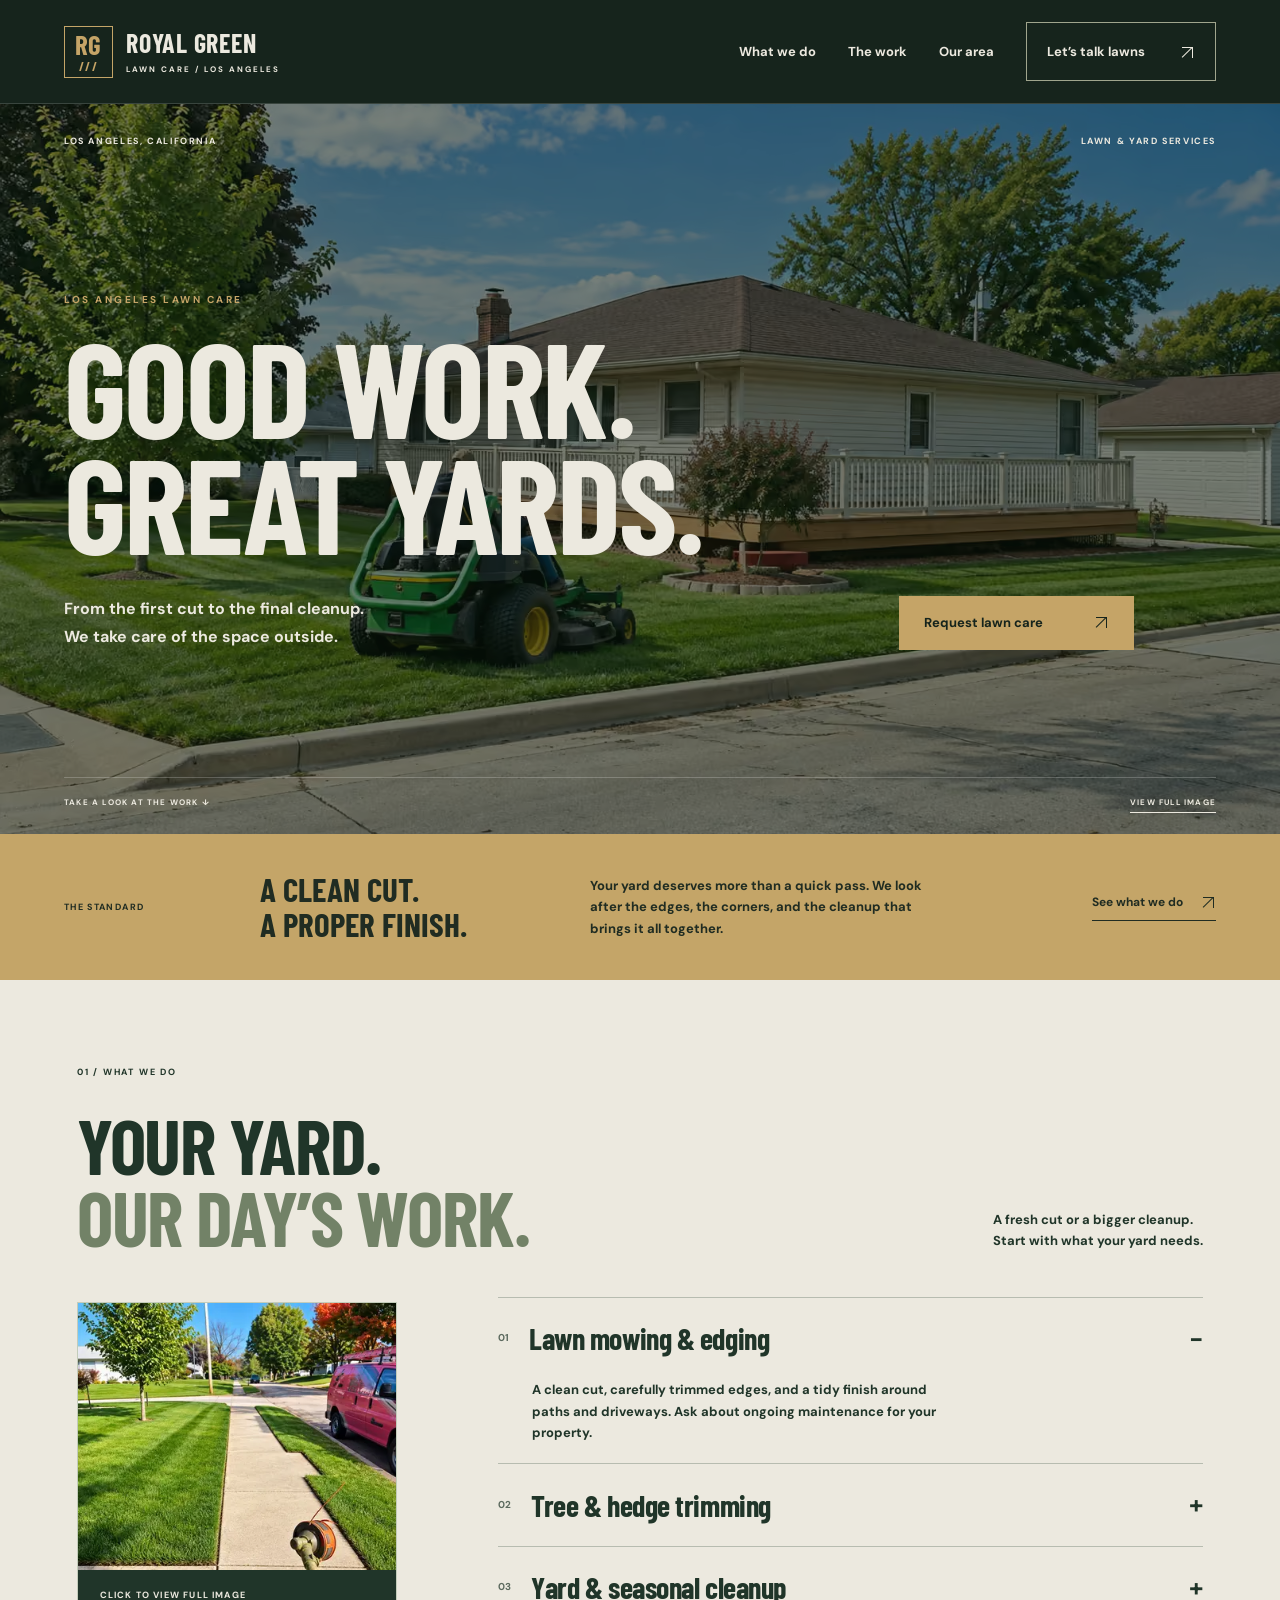
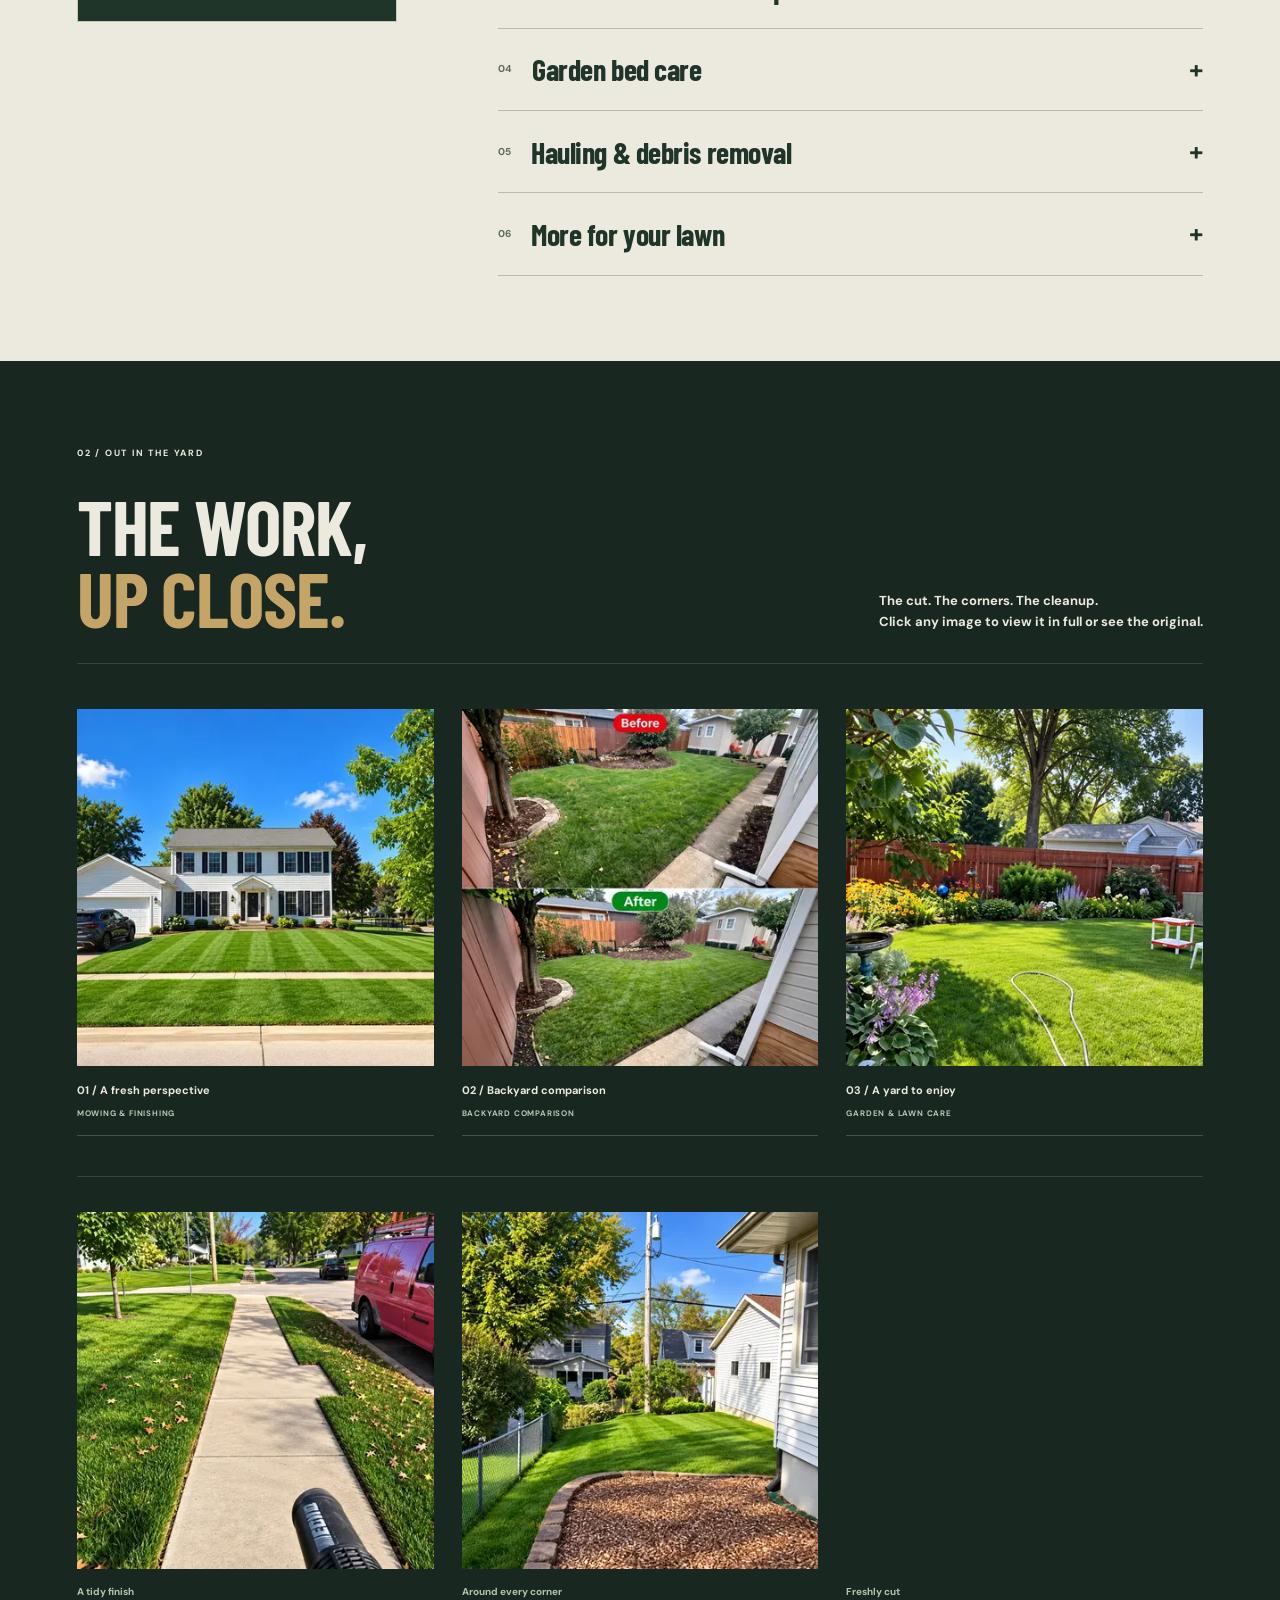
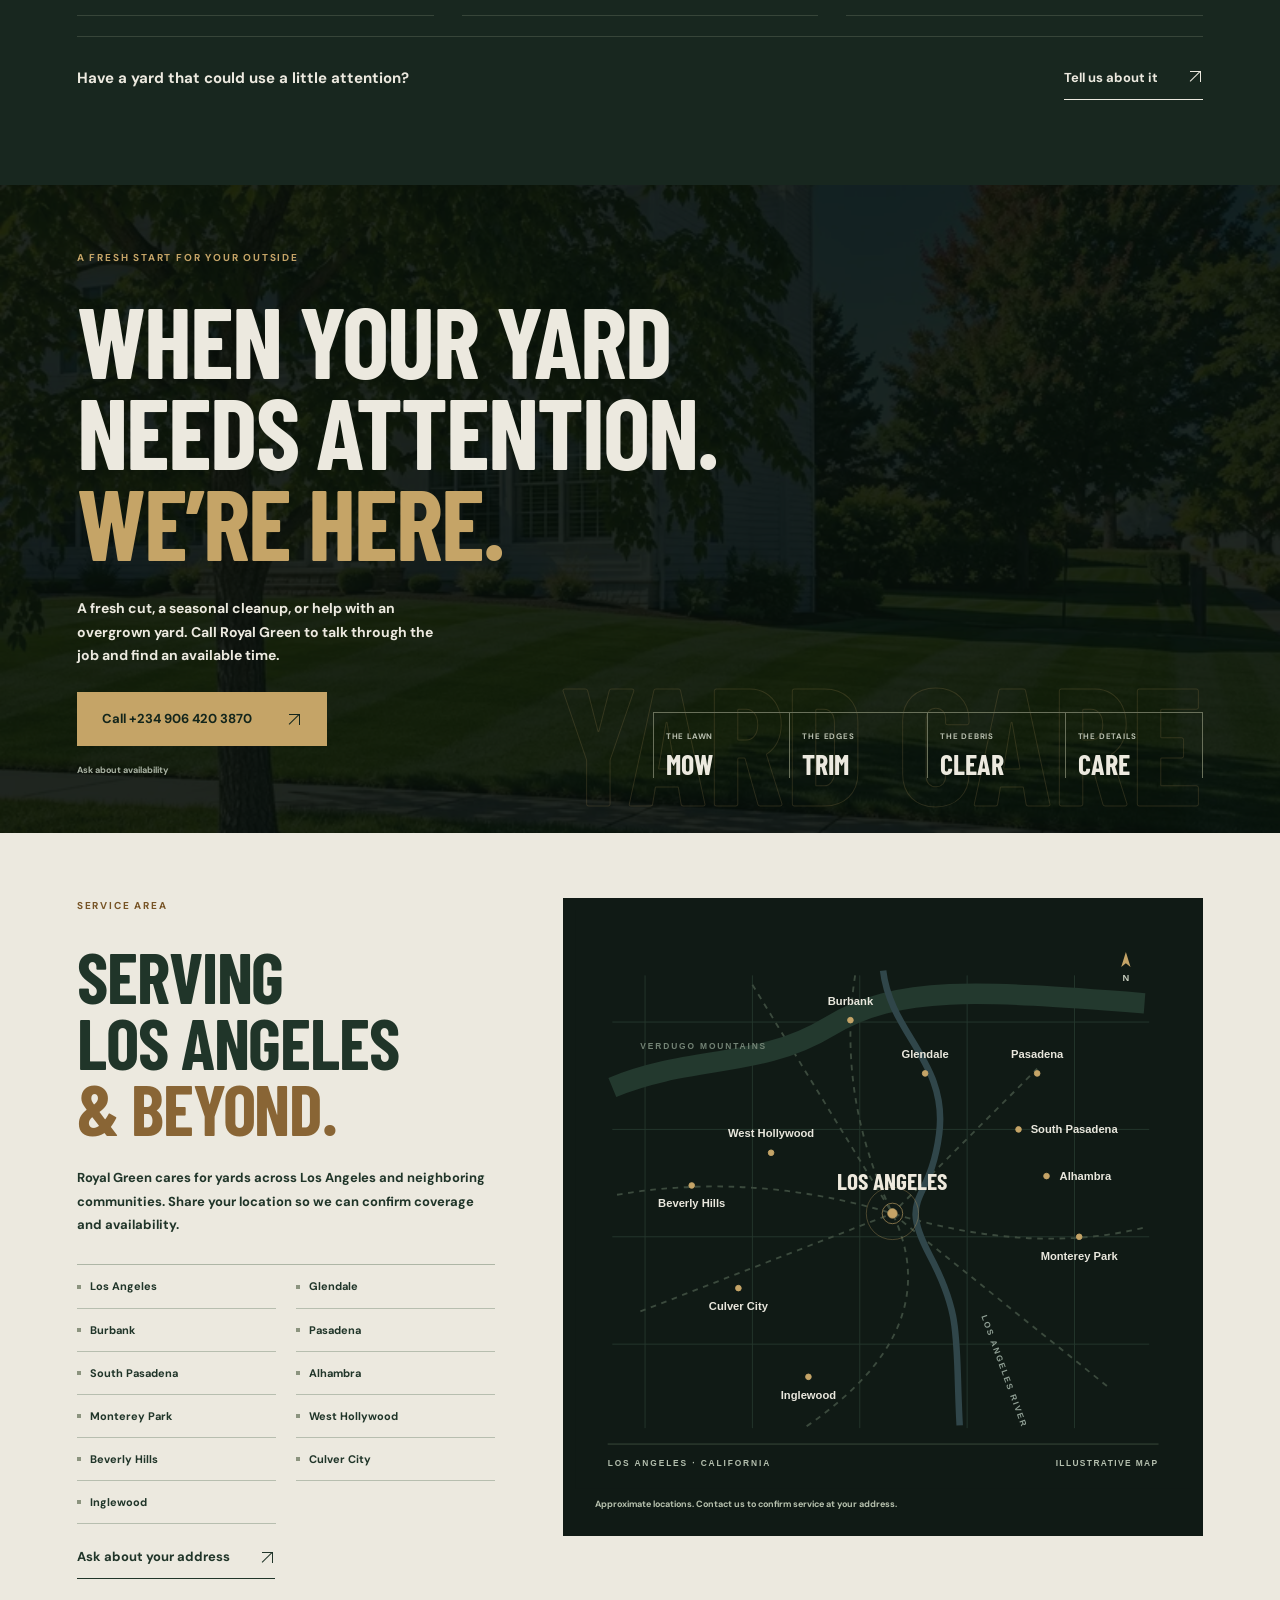
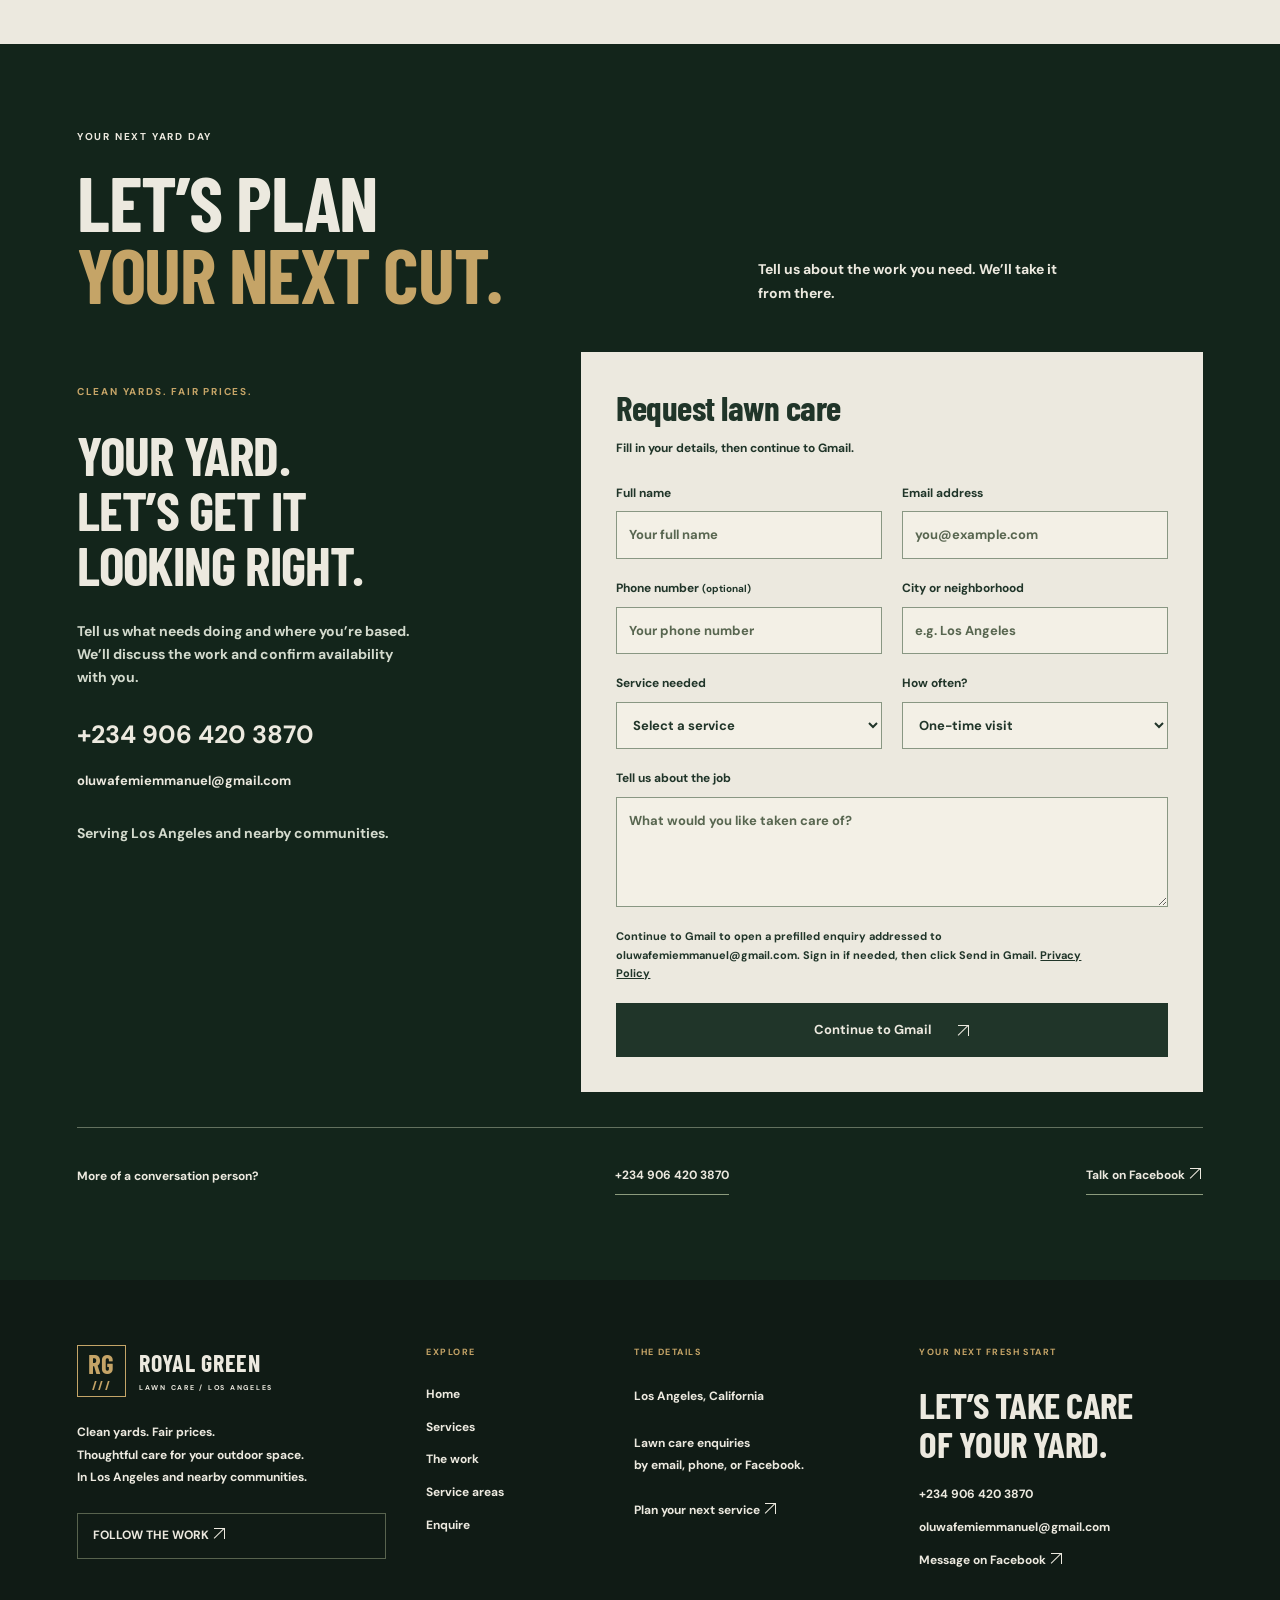
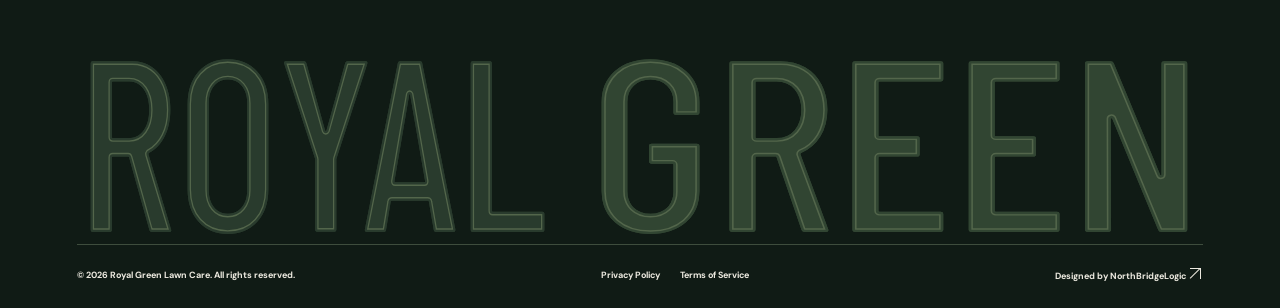
<file: index.html>
<!doctype html>
<html lang="en">
<head><meta charset="utf-8"><meta name="viewport" content="width=device-width,initial-scale=1"><meta name="theme-color" content="#193c2d"><meta name="description" content="Lawn mowing, edging, tree trimming and yard cleanup in Los Angeles and 10 nearby cities. Contact Royal Green Lawn Care to discuss your yard and availability."><title>Lawn Care in Los Angeles | Royal Green Lawn Care</title><link rel="stylesheet" href="style.css"><link rel="stylesheet" href="refinement.css"><script src="app.js" defer></script><link rel="canonical" href="https://royal-green-lawn-care.stunde223.workers.dev/"><meta property="og:type" content="website"><meta property="og:locale" content="en_US"><meta property="og:site_name" content="Royal Green Lawn Care"><meta property="og:title" content="Lawn Care in Los Angeles | Royal Green Lawn Care"><meta property="og:description" content="Lawn mowing, edging, tree trimming and yard cleanup across Los Angeles and nearby communities."><meta property="og:url" content="https://royal-green-lawn-care.stunde223.workers.dev/"><meta property="og:image" content="https://royal-green-lawn-care.stunde223.workers.dev/assets/responsive/hero-mowing-1280.webp"><meta property="og:image:alt" content="AI-enhanced illustration of lawn mowing"><meta name="twitter:card" content="summary_large_image"><link rel="icon" href="assets/favicon.svg" type="image/svg+xml"><link rel="preload" href="assets/fonts/barlow-condensed-latin-700-normal.woff2" as="font" type="font/woff2" crossorigin><link rel="preload" href="assets/fonts/dm-sans-latin-700-normal.woff2" as="font" type="font/woff2" crossorigin><script type="application/ld+json">{"@context":"https://schema.org","@graph":[{"@type":"HomeAndConstructionBusiness","@id":"https://royal-green-lawn-care.stunde223.workers.dev/#business","name":"Royal Green Lawn Care","url":"https://royal-green-lawn-care.stunde223.workers.dev/","telephone":"+2349064203870","email":"oluwafemiemmanuel@gmail.com","description":"Lawn mowing, edging, tree trimming, yard cleanup and hauling in Los Angeles and nearby communities. Contact the business to confirm availability and scope.","areaServed":[{"@type":"City","name":"Los Angeles, California"},{"@type":"City","name":"Glendale, California"},{"@type":"City","name":"Burbank, California"},{"@type":"City","name":"Pasadena, California"},{"@type":"City","name":"South Pasadena, California"},{"@type":"City","name":"Alhambra, California"},{"@type":"City","name":"Monterey Park, California"},{"@type":"City","name":"West Hollywood, California"},{"@type":"City","name":"Beverly Hills, California"},{"@type":"City","name":"Culver City, California"},{"@type":"City","name":"Inglewood, California"}],"sameAs":["https://www.facebook.com/profile.php?id=61595432369144"],"hasOfferCatalog":{"@type":"OfferCatalog","name":"Lawn and yard services","itemListElement":[{"@type":"Offer","itemOffered":{"@type":"Service","name":"Lawn mowing and edging"}},{"@type":"Offer","itemOffered":{"@type":"Service","name":"Tree and hedge trimming"}},{"@type":"Offer","itemOffered":{"@type":"Service","name":"Yard and seasonal cleanup"}},{"@type":"Offer","itemOffered":{"@type":"Service","name":"Hauling and debris removal"}}]}},{"@type":"WebSite","@id":"https://royal-green-lawn-care.stunde223.workers.dev/#website","url":"https://royal-green-lawn-care.stunde223.workers.dev/","name":"Royal Green Lawn Care","publisher":{"@id":"https://royal-green-lawn-care.stunde223.workers.dev/#business"}}]}</script></head>
<body><a class="skip-link" href="#main-content">Skip to main content</a>
<header class="header"><a class="brand" href="#home"><span class="brand-mark" aria-hidden="true">RG<span>///</span></span><span>ROYAL GREEN<small>LAWN CARE / LOS ANGELES</small></span></a><button class="menu-toggle" aria-expanded="false" aria-controls="navigation">Menu</button><nav id="navigation" aria-label="Main navigation"><a href="#services">What we do</a><a href="#work">The work</a><a href="#areas">Our area</a><a class="button small" href="#contact">Let’s talk lawns <span><span class="outbound-arrow" aria-hidden="true"></span></span></a></nav></header>
<main id="main-content">
<section id="home" class="hero field-hero">
<div class="hero-photo photo-slot has-image"><picture><source type="image/avif" srcset="assets/responsive/hero-mowing-400.avif 400w, assets/responsive/hero-mowing-800.avif 800w, assets/responsive/hero-mowing-1280.avif 1280w" sizes="100vw"><img src="assets/responsive/hero-mowing-1280.webp" alt="AI-enhanced reconstruction of a mower operator working on a residential lawn" width="1536" height="1024" fetchpriority="high" srcset="assets/responsive/hero-mowing-400.webp 400w, assets/responsive/hero-mowing-800.webp 800w, assets/responsive/hero-mowing-1280.webp 1280w" sizes="100vw" decoding="async"></picture></div>
<div class="hero-location"><span>LOS ANGELES, CALIFORNIA</span><span>LAWN & YARD SERVICES</span></div>
<div class="hero-content"><p class="eyebrow">LOS ANGELES LAWN CARE</p><h1>GOOD WORK.<br><em>GREAT YARDS.</em></h1><div class="hero-description"><p>From the first cut to the final cleanup.<br>We take care of the space outside.</p><a class="button" href="#contact">Request lawn care <span class="outbound-arrow" aria-hidden="true"></span></a></div></div>
<div class="hero-bottom"><a href="#work">TAKE A LOOK AT THE WORK ↓</a><span><a href="assets/enhanced/hero-mowing.webp" data-photo="hero-mowing" class="hero-image-link">VIEW FULL IMAGE</a></span></div></section>
<section class="care-note"><span class="care-label">THE STANDARD</span><p>A clean cut.<br><strong>A proper finish.</strong></p><div>Your yard deserves more than a quick pass. We look after the edges, the corners, and the cleanup that brings it all together.</div><a href="#services">See what we do <span class="outbound-arrow" aria-hidden="true"></span></a></section>
<section id="services" class="services section"><div class="section-heading"><div><p class="eyebrow">01 / WHAT WE DO</p><h2>YOUR YARD.<br><em>OUR DAY’S WORK.</em></h2></div><p>A fresh cut or a bigger cleanup.<br>Start with what your yard needs.</p></div><div class="service-layout"><div class="service-photo photo-slot has-image"><a class="image-open" href="assets/enhanced/service-edging.webp" data-photo="service-edging" aria-label="Open full image"><img src="assets/responsive/service-edging-800.webp" alt="String trimmer edging grass along a residential sidewalk" width="1254" height="1254" loading="lazy" srcset="assets/responsive/service-edging-400.webp 400w, assets/responsive/service-edging-600.webp 600w, assets/responsive/service-edging-800.webp 800w" sizes="(max-width: 480px) 290px, (max-width: 1000px) 30vw, 400px" decoding="async"></a><span class="image-caption">CLICK TO VIEW FULL IMAGE</span></div><div class="service-list">
<details open><summary><span class="index">01</span><h3>Lawn mowing & edging</h3><span class="plus">+</span></summary><p>A clean cut, carefully trimmed edges, and a tidy finish around paths and driveways. Ask about ongoing maintenance for your property.</p></details>
<details><summary><span class="index">02</span><h3>Tree & hedge trimming</h3><span class="plus">+</span></summary><p>Bring overgrown greenery back into shape. Send photos of your trees and hedges so we can discuss access and the work involved.</p></details>
<details><summary><span class="index">03</span><h3>Yard & seasonal cleanup</h3><span class="plus">+</span></summary><p>Leaf clearing, untidy corners, and overgrown yards. Get your outdoor space ready for the season ahead.</p></details>
<details><summary><span class="index">04</span><h3>Garden bed care</h3><span class="plus">+</span></summary><p>Discuss weeding, bed tidying, and mulch refreshes to keep the spaces around your lawn looking cared for.</p></details>
<details><summary><span class="index">05</span><h3>Hauling & debris removal</h3><span class="plus">+</span></summary><p>Have branches or yard debris to clear? Message us with the material and approximate amount to confirm collection options.</p></details>
<details><summary><span class="index">06</span><h3>More for your lawn</h3><span class="plus">+</span></summary><p>Looking for aeration, overseeding, fertilization, sod, or irrigation care? Tell us what you need so we can confirm availability and scope before booking.</p></details>
</div></div></section>
<section id="work" class="work section"><div class="section-heading"><div><p class="eyebrow">02 / OUT IN THE YARD</p><h2>THE WORK,<br><em>UP CLOSE.</em></h2></div><p>The cut. The corners. The cleanup.<br>Click any image to view it in full or see the original.</p></div><div class="work-grid"><figure class="wide"><div class="photo-slot project-image has-image"><a class="image-open" href="assets/enhanced/striped-lawn.webp" data-photo="striped-lawn" aria-label="Open full image"><img src="assets/responsive/striped-lawn-800.webp" alt="Fresh mowing stripes across the lawn of a white two-story house" width="1254" height="1254" loading="lazy" srcset="assets/responsive/striped-lawn-400.webp 400w, assets/responsive/striped-lawn-600.webp 600w, assets/responsive/striped-lawn-800.webp 800w" sizes="(max-width: 480px) 290px, (max-width: 1000px) 30vw, 400px" decoding="async"></a></div><figcaption><span>01 / A fresh perspective</span><span>MOWING & FINISHING</span></figcaption></figure><figure><div class="photo-slot project-image has-image"><a class="image-open" href="assets/enhanced/yard-cleanup.webp" data-photo="yard-cleanup" aria-label="Open full image"><img src="assets/responsive/yard-cleanup-800.webp" alt="Illustrated backyard comparison" width="1254" height="1254" loading="lazy" srcset="assets/responsive/yard-cleanup-400.webp 400w, assets/responsive/yard-cleanup-600.webp 600w, assets/responsive/yard-cleanup-800.webp 800w" sizes="(max-width: 480px) 290px, (max-width: 1000px) 30vw, 400px" decoding="async"></a></div><figcaption><span>02 / Backyard comparison</span><span>BACKYARD COMPARISON</span></figcaption></figure><figure><div class="photo-slot project-image has-image"><a class="image-open" href="assets/enhanced/garden-yard.webp" data-photo="garden-yard" aria-label="Open full image"><img src="assets/responsive/garden-yard-800.webp" alt="Maintained backyard lawn bordered by flower beds" width="1254" height="1254" loading="lazy" srcset="assets/responsive/garden-yard-400.webp 400w, assets/responsive/garden-yard-600.webp 600w, assets/responsive/garden-yard-800.webp 800w" sizes="(max-width: 480px) 290px, (max-width: 1000px) 30vw, 400px" decoding="async"></a></div><figcaption><span>03 / A yard to enjoy</span><span>GARDEN & LAWN CARE</span></figcaption></figure></div><div class="detail-gallery" aria-label="More lawn care photographs"><figure><a class="image-open" href="assets/enhanced/path-finishing.webp" data-photo="path-finishing" aria-label="Open full image"><img src="assets/responsive/path-finishing-800.webp" alt="Leaf blower clearing clippings from a sidewalk" width="1254" height="1254" loading="lazy" srcset="assets/responsive/path-finishing-400.webp 400w, assets/responsive/path-finishing-600.webp 600w, assets/responsive/path-finishing-800.webp 800w" sizes="(max-width: 480px) 290px, (max-width: 1000px) 30vw, 400px" decoding="async"></a><figcaption>A tidy finish</figcaption></figure><figure><a class="image-open" href="assets/enhanced/side-yard.webp" data-photo="side-yard" aria-label="Open full image"><img src="assets/responsive/side-yard-800.webp" alt="Mown side lawn beside a curved garden bed" width="1254" height="1254" loading="lazy" srcset="assets/responsive/side-yard-400.webp 400w, assets/responsive/side-yard-600.webp 600w, assets/responsive/side-yard-800.webp 800w" sizes="(max-width: 480px) 290px, (max-width: 1000px) 30vw, 400px" decoding="async"></a><figcaption>Around every corner</figcaption></figure><figure><a class="image-open" href="assets/enhanced/lawn-detail.webp" data-photo="lawn-detail" aria-label="Open full image"><img src="assets/responsive/lawn-detail-800.webp" alt="Striped lawn framed by trees" width="1254" height="1254" loading="lazy" srcset="assets/responsive/lawn-detail-400.webp 400w, assets/responsive/lawn-detail-600.webp 600w, assets/responsive/lawn-detail-800.webp 800w" sizes="(max-width: 480px) 290px, (max-width: 1000px) 30vw, 400px" decoding="async"></a><figcaption>Freshly cut</figcaption></figure></div><div class="work-foot"><p>Have a yard that could use a little attention?</p><a class="text-link" href="#contact">Tell us about it <span><span class="outbound-arrow" aria-hidden="true"></span></span></a></div></section>
<section class="callout section" aria-labelledby="callout-title"><img class="callout-background" src="assets/responsive/lawn-detail-800.webp" srcset="assets/responsive/lawn-detail-400.webp 400w, assets/responsive/lawn-detail-600.webp 600w, assets/responsive/lawn-detail-800.webp 800w" sizes="100vw" width="800" height="800" alt="" loading="lazy" decoding="async" fetchpriority="low"><div class="callout-content"><p class="eyebrow">A FRESH START FOR YOUR OUTSIDE</p><h2 id="callout-title">WHEN YOUR YARD<br>NEEDS ATTENTION.<br><em>WE’RE HERE.</em></h2><p class="callout-copy">A fresh cut, a seasonal cleanup, or help with an overgrown yard. Call Royal Green to talk through the job and find an available time.</p><a class="button" href="tel:+2349064203870">Call +234 906 420 3870 <span class="outbound-arrow" aria-hidden="true"></span></a><p class="callout-note">Ask about availability</p></div><div class="callout-bottom"><span class="callout-outline" aria-hidden="true">YARD CARE</span><ul aria-label="Our work"><li><span>THE LAWN</span>MOW</li><li><span>THE EDGES</span>TRIM</li><li><span>THE DEBRIS</span>CLEAR</li><li><span>THE DETAILS</span>CARE</li></ul></div></section>
<section id="areas" class="areas section map-section"><div class="area-copy"><p class="eyebrow">SERVICE AREA</p><h2>SERVING<br>LOS ANGELES<br><em>& BEYOND.</em></h2><p>Royal Green cares for yards across Los Angeles and neighboring communities. Share your location so we can confirm coverage and availability.</p><ul class="area-city-list"><li>Los Angeles</li><li>Glendale</li><li>Burbank</li><li>Pasadena</li><li>South Pasadena</li><li>Alhambra</li><li>Monterey Park</li><li>West Hollywood</li><li>Beverly Hills</li><li>Culver City</li><li>Inglewood</li></ul><a class="text-link" href="#contact">Ask about your address <span class="outbound-arrow" aria-hidden="true"></span></a></div><figure class="area-map"><svg viewBox="0 0 660 620" role="img" aria-labelledby="map-title map-description" xmlns="http://www.w3.org/2000/svg"><title id="map-title">Los Angeles and nearby service areas</title><desc id="map-description">Illustrative map showing Los Angeles, Burbank, Glendale, Pasadena, South Pasadena, Alhambra, Monterey Park, West Hollywood, Beverly Hills, Culver City, and Inglewood. Approximate locations, not a navigation map or exact service boundary.</desc><rect width="660" height="620" fill="#101a15"/>
<g fill="none" stroke="#25372e" stroke-width="1"><path d="M75 70V555M190 70V555M305 70V555M420 70V555M535 70V555M40 120H615M40 235H615M40 350H615M40 465H615"/></g>
<g fill="none" stroke="#3b4a3d" stroke-width="2" stroke-dasharray="6 6"><path d="M45 305Q190 280 340 325T610 340M300 70Q280 200 340 325T245 555M70 430L340 325 495 170M190 80L340 325 570 510"/></g>
<path d="M40 190C125 155 198 170 272 125S430 86 610 100" fill="none" stroke="#23392e" stroke-width="22"/>
<path d="M330 65C338 133 400 163 390 240S345 304 380 370 407 458 412 552" fill="none" stroke="#30464a" stroke-width="7"/>
<text x="435" y="435" transform="rotate(70 435 435)" fill="#91a196" font-family="Arial,sans-serif" font-size="9" letter-spacing="2">LOS ANGELES RIVER</text>
<text x="70" y="149" fill="#738375" font-family="Arial,sans-serif" font-size="9" letter-spacing="2">VERDUGO MOUNTAINS</text>
<g fill="#c5a467" stroke="#c5a467"><circle cx="340" cy="325" r="28" fill="none" opacity=".35"/><circle cx="340" cy="325" r="11" fill="none" opacity=".65"/><circle cx="340" cy="325" r="5"/><circle cx="295" cy="118" r="3"/><circle cx="375" cy="175" r="3"/><circle cx="495" cy="175" r="3"/><circle cx="475" cy="235" r="3"/><circle cx="505" cy="285" r="3"/><circle cx="540" cy="350" r="3"/><circle cx="210" cy="260" r="3"/><circle cx="125" cy="295" r="3"/><circle cx="175" cy="405" r="3"/><circle cx="250" cy="500" r="3"/></g>
<g fill="#e9e7dd" font-family="Arial,sans-serif" font-size="12"><text x="295" y="102" text-anchor="middle">Burbank</text><text x="375" y="158" text-anchor="middle">Glendale</text><text x="495" y="158" text-anchor="middle">Pasadena</text><text x="488" y="239">South Pasadena</text><text x="519" y="289">Alhambra</text><text x="540" y="375" text-anchor="middle">Monterey Park</text><text x="210" y="243" text-anchor="middle">West Hollywood</text><text x="125" y="318" text-anchor="middle">Beverly Hills</text><text x="175" y="428" text-anchor="middle">Culver City</text><text x="250" y="524" text-anchor="middle">Inglewood</text></g>
<text x="340" y="300" text-anchor="middle" fill="#eee9dd" font-family="Barlow Condensed,Arial,sans-serif" font-size="25">LOS ANGELES</text>
<g transform="translate(590 45)"><path d="M0 0L-5 16 0 12 5 16Z" fill="#c5a467"/><text y="31" text-anchor="middle" fill="#c6ccbd" font-family="Arial,sans-serif" font-size="10">N</text></g>
<path d="M35 572H625" stroke="#3b4a3d"/><text x="35" y="596" fill="#b4bfae" font-family="Arial,sans-serif" font-size="9" letter-spacing="2">LOS ANGELES · CALIFORNIA</text><text x="625" y="596" text-anchor="end" fill="#b4bfae" font-family="Arial,sans-serif" font-size="9" letter-spacing="1.5">ILLUSTRATIVE MAP</text></svg><figcaption>Approximate locations. Contact us to confirm service at your address.</figcaption></figure></section>
<section id="contact" class="enquiry section"><div class="enquiry-heading"><p class="eyebrow">YOUR NEXT YARD DAY</p><h2>LET’S PLAN<br><em>YOUR NEXT CUT.</em></h2><p>Tell us about the work you need. We’ll take it from there.</p></div>
<div class="contact-form-layout"><div class="contact-intro"><p class="eyebrow">CLEAN YARDS. FAIR PRICES.</p><h3>YOUR YARD.<br>LET’S GET IT<br>LOOKING RIGHT.</h3><p>Tell us what needs doing and where you’re based. We’ll discuss the work and confirm availability with you.</p><a href="tel:+2349064203870">+234 906 420 3870</a><a class="contact-email" href="mailto:oluwafemiemmanuel@gmail.com">oluwafemiemmanuel@gmail.com</a><p class="contact-small">Serving Los Angeles and nearby communities.</p></div><form id="yard-form" class="standard-form"><h3>Request lawn care</h3><p class="form-intro">Fill in your details, then continue to Gmail.</p><div class="field-pair"><label for="customer">Full name<input id="customer" name="customer" autocomplete="name" required maxlength="100" placeholder="Your full name"></label><label for="email">Email address<input id="email" type="email" name="email" autocomplete="email" required maxlength="200" placeholder="you@example.com"></label></div><div class="field-pair"><label for="phone">Phone number <span>(optional)</span><input id="phone" type="tel" name="phone" autocomplete="tel" maxlength="40" placeholder="Your phone number"></label><label for="area">City or neighborhood<input id="area" name="area" autocomplete="address-level2" required maxlength="100" placeholder="e.g. Los Angeles"></label></div><div class="field-pair"><label for="service">Service needed<select id="service" name="service" required><option value="">Select a service</option><option>Mowing & edging</option><option>Tree & hedge trimming</option><option>Yard cleanup</option><option>Garden bed care</option><option>Hauling & debris removal</option><option>Multiple services</option><option>Other lawn care</option></select></label><label for="frequency">How often?<select id="frequency" name="frequency"><option>One-time visit</option><option>Regular care</option><option>Help me decide</option></select></label></div><label for="notes">Tell us about the job<textarea id="notes" name="notes" rows="4" maxlength="1500" placeholder="What would you like taken care of?"></textarea></label><p class="form-disclosure">Continue to Gmail to open a prefilled enquiry addressed to oluwafemiemmanuel@gmail.com. Sign in if needed, then click Send in Gmail. <a href="privacy.html">Privacy Policy</a></p><button class="button" type="submit" disabled>Continue to Gmail <span class="outbound-arrow" aria-hidden="true"></span></button><noscript><p>To enquire without JavaScript, email <a href="mailto:oluwafemiemmanuel@gmail.com">oluwafemiemmanuel@gmail.com</a>.</p></noscript></form></div>
<section class="draft-panel" id="enquiry-draft" hidden aria-labelledby="draft-title" tabindex="-1"><p class="eyebrow">READY FOR YOUR REVIEW</p><h3 id="draft-title">Your enquiry is prepared.</h3><p>Your message has not been sent yet. Review it in Gmail and click Send. If Gmail did not open, use the button below.</p><label for="draft-message">Your message</label><textarea id="draft-message" readonly rows="10"></textarea><div class="draft-actions"><a id="email-draft-link" class="button" target="_blank" rel="noopener noreferrer" href="https://mail.google.com/mail/?view=cm&amp;fs=1&amp;to=oluwafemiemmanuel%40gmail.com">Open Gmail</a><button class="text-button" type="button" id="copy-enquiry">Copy message</button></div><p id="copy-status" role="status"></p><p class="draft-help">Prefer another email service? Copy the message and send it to <a href="mailto:oluwafemiemmanuel@gmail.com">oluwafemiemmanuel@gmail.com</a>.</p></section>
<div class="direct-contact"><p>More of a conversation person?</p><a href="tel:+2349064203870">+234 906 420 3870</a><a href="https://www.facebook.com/profile.php?id=61595432369144" target="_blank" rel="noopener noreferrer">Talk on Facebook <span class="outbound-arrow" aria-hidden="true"></span></a></div></section>
</main>
<footer class="footer reference-footer"><div class="footer-top"><div class="footer-about"><a class="brand" href="#home"><span class="brand-mark" aria-hidden="true">RG<span>///</span></span><span>ROYAL GREEN<small>LAWN CARE / LOS ANGELES</small></span></a><p>Clean yards. Fair prices.<br>Thoughtful care for your outdoor space.<br>In Los Angeles and nearby communities.</p><a class="footer-social" href="https://www.facebook.com/profile.php?id=61595432369144" target="_blank" rel="noopener noreferrer">FOLLOW THE WORK <span class="outbound-arrow" aria-hidden="true"></span></a></div><div><p class="eyebrow">EXPLORE</p><a href="#home">Home</a><a href="#services">Services</a><a href="#work">The work</a><a href="#areas">Service areas</a><a href="#contact">Enquire</a></div><div><p class="eyebrow">THE DETAILS</p><p>Los Angeles, California</p><p>Lawn care enquiries<br>by email, phone, or Facebook.</p><a href="#contact">Plan your next service <span class="outbound-arrow" aria-hidden="true"></span></a></div><div class="footer-contact"><p class="eyebrow">YOUR NEXT FRESH START</p><h3>LET’S TAKE CARE<br>OF YOUR YARD.</h3><a href="tel:+2349064203870">+234 906 420 3870</a><a class="footer-email" href="mailto:oluwafemiemmanuel@gmail.com">oluwafemiemmanuel@gmail.com</a><a href="https://www.facebook.com/profile.php?id=61595432369144" target="_blank" rel="noopener noreferrer">Message on Facebook <span class="outbound-arrow" aria-hidden="true"></span></a></div></div><div class="footer-wordmark custom-wordmark" aria-hidden="true"><svg viewBox="0 0 1200 215" xmlns="http://www.w3.org/2000/svg" focusable="false"><defs><text id="royal-letter-shape" x="0" y="195" textLength="500" lengthAdjust="spacingAndGlyphs">ROYAL</text><text id="green-letter-shape" x="545" y="195" textLength="655" lengthAdjust="spacingAndGlyphs">GREEN</text><clipPath id="wordmark-letter-boundary"><use href="#royal-letter-shape"/><use href="#green-letter-shape"/></clipPath></defs><g class="wordmark-lettering" font-family="Barlow Condensed,Arial Narrow,sans-serif" font-size="260" font-weight="500"><use href="#royal-letter-shape" fill="#293b2d"/><use href="#green-letter-shape" fill="#314532"/><g clip-path="url(#wordmark-letter-boundary)" fill="none" stroke-linejoin="round"><use href="#royal-letter-shape" stroke="#53664b" stroke-width="8"/><use href="#green-letter-shape" stroke="#53664b" stroke-width="8"/><use href="#royal-letter-shape" stroke="#293b2d" stroke-width="5"/><use href="#green-letter-shape" stroke="#314532" stroke-width="5"/></g></g></svg></div><div class="footer-bottom"><span>© <span id="year">2026</span> Royal Green Lawn Care. All rights reserved.</span><div><a href="privacy.html">Privacy Policy</a><a href="terms.html">Terms of Service</a></div><a href="https://northbridgelogic.com" target="_blank" rel="noopener noreferrer">Designed by <strong>NorthBridgeLogic</strong> <span class="outbound-arrow" aria-hidden="true"></span></a></div></footer><dialog id="image-viewer" aria-labelledby="viewer-title"><div class="viewer-toolbar"><h2 id="viewer-title">Image viewer</h2><button id="close-viewer" type="button" autofocus>Close ×</button></div><div class="viewer-stage"><img id="viewer-image" alt=""></div><div class="viewer-controls"><button id="previous-image" type="button" aria-label="Previous image">← Previous</button><span id="viewer-count"></span><button id="next-image" type="button" aria-label="Next image">Next →</button></div><p id="viewer-caption"></p><p id="viewer-note"></p><button id="toggle-original" type="button">View original photo</button></dialog></body></html>
</file>
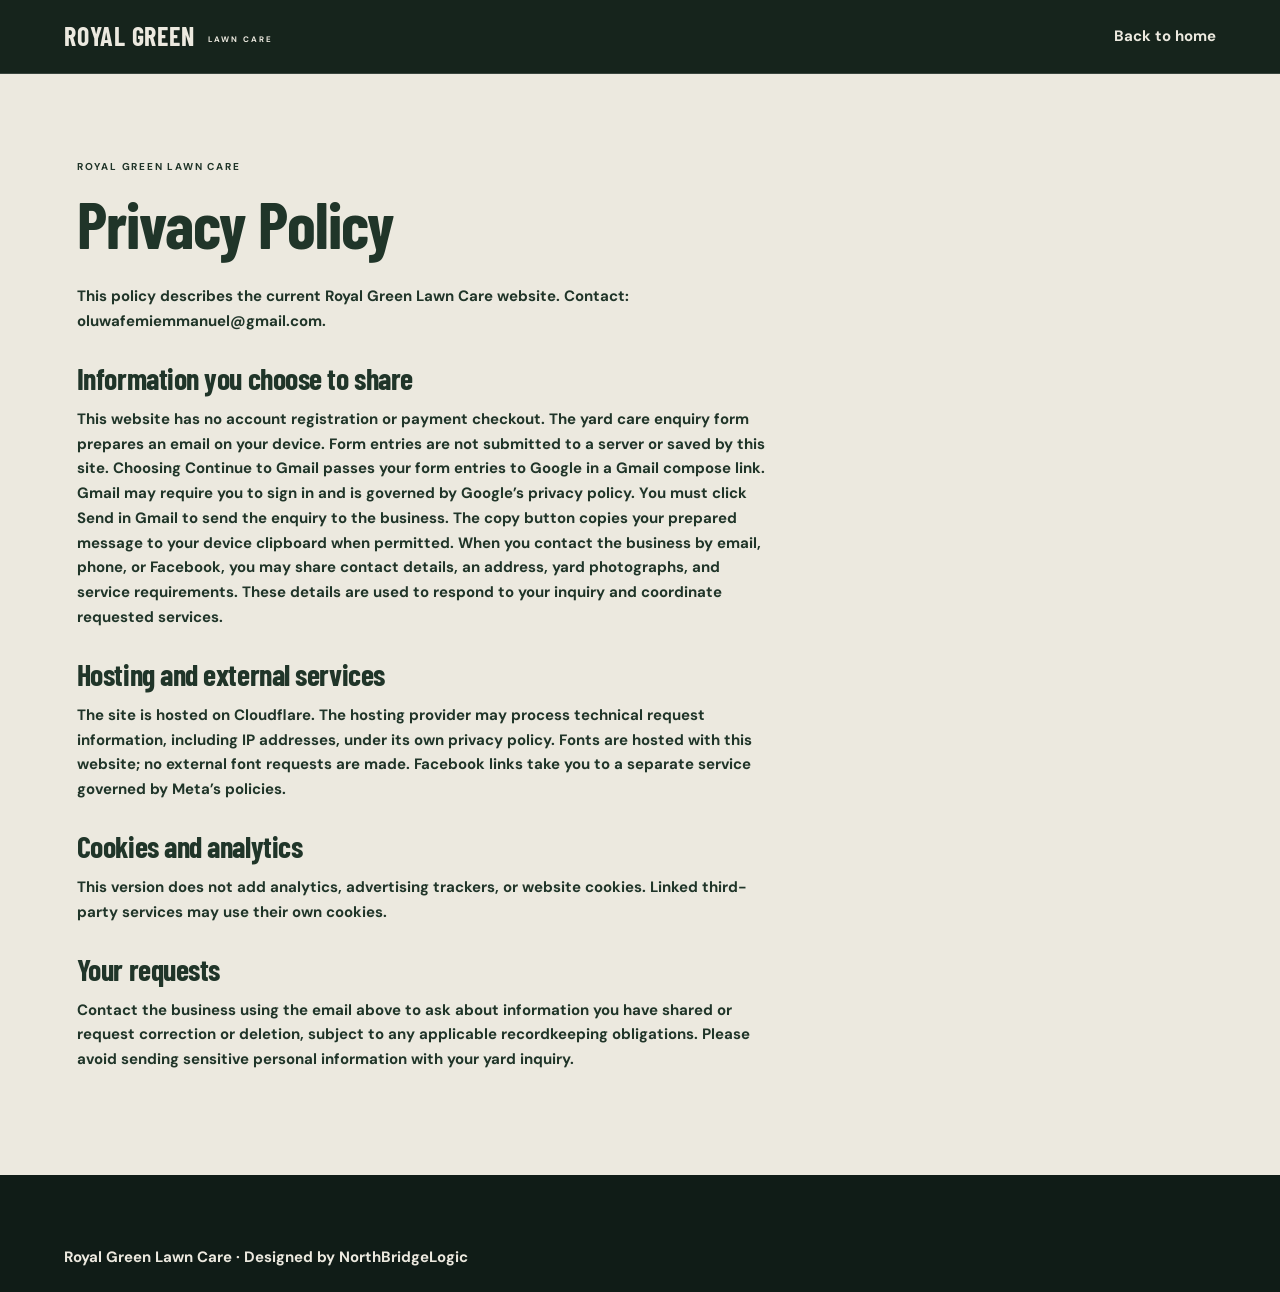
<file: privacy.html>
<!doctype html><html lang="en"><head><meta charset="utf-8"><meta name="viewport" content="width=device-width,initial-scale=1"><title>Privacy Policy | Royal Green Lawn Care</title><link rel="stylesheet" href="style.css"><link rel="stylesheet" href="refinement.css"><meta name="description" content="How Royal Green Lawn Care handles website enquiries and information you choose to share."><link rel="canonical" href="https://royal-green-lawn-care.stunde223.workers.dev/privacy.html"><link rel="icon" href="assets/favicon.svg" type="image/svg+xml"></head><body><a class="skip-link" href="#main-content">Skip to main content</a><header class="header"><a class="brand" href="index.html">ROYAL GREEN<small>LAWN CARE</small></a><a href="index.html">Back to home</a></header><main id="main-content" class="section legal"><p class="eyebrow">ROYAL GREEN LAWN CARE</p><h1>Privacy Policy</h1><p>This policy describes the current Royal Green Lawn Care website. Contact: <a href="mailto:oluwafemiemmanuel@gmail.com">oluwafemiemmanuel@gmail.com</a>.</p><h2>Information you choose to share</h2><p>This website has no account registration or payment checkout. The yard care enquiry form prepares an email on your device. Form entries are not submitted to a server or saved by this site. Choosing Continue to Gmail passes your form entries to Google in a Gmail compose link. Gmail may require you to sign in and is governed by Google’s privacy policy. You must click Send in Gmail to send the enquiry to the business. The copy button copies your prepared message to your device clipboard when permitted. When you contact the business by email, phone, or Facebook, you may share contact details, an address, yard photographs, and service requirements. These details are used to respond to your inquiry and coordinate requested services.</p><h2>Hosting and external services</h2><p>The site is hosted on Cloudflare. The hosting provider may process technical request information, including IP addresses, under its own privacy policy. Fonts are hosted with this website; no external font requests are made. Facebook links take you to a separate service governed by Meta’s policies.</p><h2>Cookies and analytics</h2><p>This version does not add analytics, advertising trackers, or website cookies. Linked third-party services may use their own cookies.</p><h2>Your requests</h2><p>Contact the business using the email above to ask about information you have shared or request correction or deletion, subject to any applicable recordkeeping obligations. Please avoid sending sensitive personal information with your yard inquiry.</p></main><footer class="footer"><a href="index.html">Royal Green Lawn Care</a> · <a href="https://northbridgelogic.com">Designed by NorthBridgeLogic</a></footer></body></html>
</file>
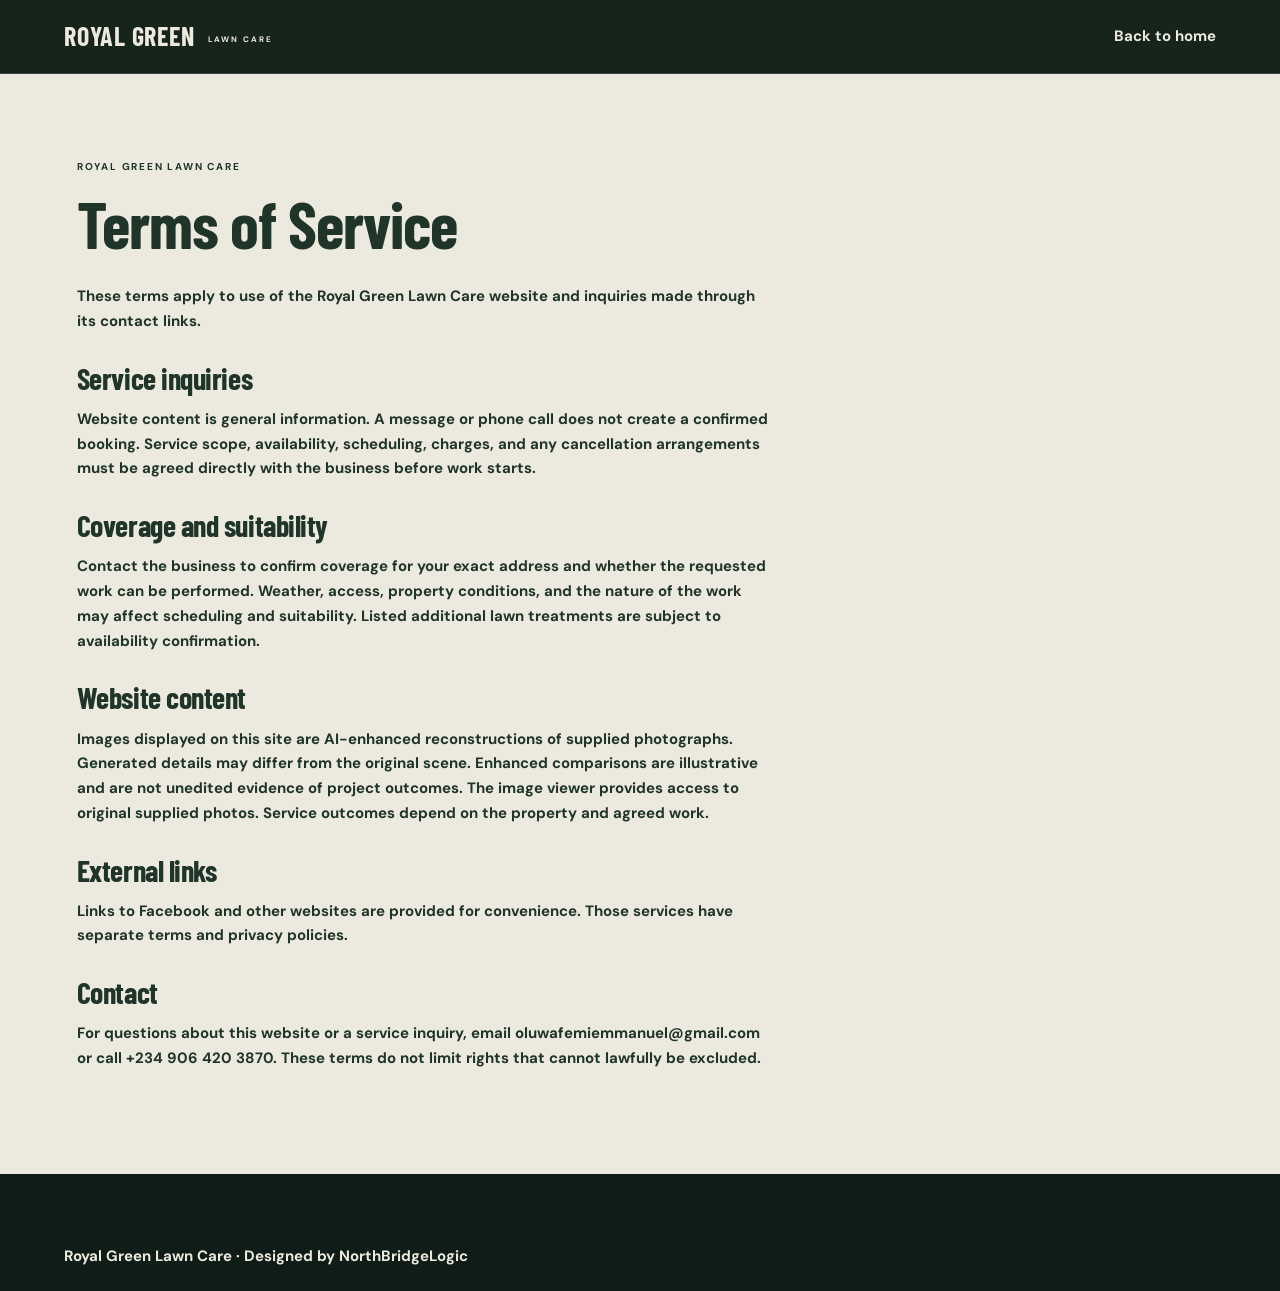
<file: terms.html>
<!doctype html><html lang="en"><head><meta charset="utf-8"><meta name="viewport" content="width=device-width,initial-scale=1"><title>Terms of Service | Royal Green Lawn Care</title><link rel="stylesheet" href="style.css"><link rel="stylesheet" href="refinement.css"><meta name="description" content="Website terms and service enquiry information for Royal Green Lawn Care."><link rel="canonical" href="https://royal-green-lawn-care.stunde223.workers.dev/terms.html"><link rel="icon" href="assets/favicon.svg" type="image/svg+xml"></head><body><a class="skip-link" href="#main-content">Skip to main content</a><header class="header"><a class="brand" href="index.html">ROYAL GREEN<small>LAWN CARE</small></a><a href="index.html">Back to home</a></header><main id="main-content" class="section legal"><p class="eyebrow">ROYAL GREEN LAWN CARE</p><h1>Terms of Service</h1><p>These terms apply to use of the Royal Green Lawn Care website and inquiries made through its contact links.</p><h2>Service inquiries</h2><p>Website content is general information. A message or phone call does not create a confirmed booking. Service scope, availability, scheduling, charges, and any cancellation arrangements must be agreed directly with the business before work starts.</p><h2>Coverage and suitability</h2><p>Contact the business to confirm coverage for your exact address and whether the requested work can be performed. Weather, access, property conditions, and the nature of the work may affect scheduling and suitability. Listed additional lawn treatments are subject to availability confirmation.</p><h2>Website content</h2><p>Images displayed on this site are AI-enhanced reconstructions of supplied photographs. Generated details may differ from the original scene. Enhanced comparisons are illustrative and are not unedited evidence of project outcomes. The image viewer provides access to original supplied photos. Service outcomes depend on the property and agreed work. </p><h2>External links</h2><p>Links to Facebook and other websites are provided for convenience. Those services have separate terms and privacy policies.</p><h2>Contact</h2><p>For questions about this website or a service inquiry, email <a href="mailto:oluwafemiemmanuel@gmail.com">oluwafemiemmanuel@gmail.com</a> or call <a href="tel:+2349064203870">+234 906 420 3870</a>. These terms do not limit rights that cannot lawfully be excluded.</p></main><footer class="footer"><a href="index.html">Royal Green Lawn Care</a> · <a href="https://northbridgelogic.com">Designed by NorthBridgeLogic</a></footer></body></html>
</file>
<file: style.css>
@font-face{font-family:'Barlow Condensed';font-style:normal;font-weight:400;font-display:swap;src:url('assets/fonts/barlow-condensed-latin-400-normal.woff2') format('woff2');}
@font-face{font-family:'Barlow Condensed';font-style:normal;font-weight:500;font-display:swap;src:url('assets/fonts/barlow-condensed-latin-500-normal.woff2') format('woff2');}
@font-face{font-family:'Barlow Condensed';font-style:normal;font-weight:600;font-display:swap;src:url('assets/fonts/barlow-condensed-latin-600-normal.woff2') format('woff2');}
@font-face{font-family:'Barlow Condensed';font-style:normal;font-weight:700;font-display:swap;src:url('assets/fonts/barlow-condensed-latin-700-normal.woff2') format('woff2');}
@font-face{font-family:'Barlow Condensed';font-style:normal;font-weight:800;font-display:swap;src:url('assets/fonts/barlow-condensed-latin-800-normal.woff2') format('woff2');}
@font-face{font-family:'DM Sans';font-style:normal;font-weight:400;font-display:swap;src:url('assets/fonts/dm-sans-latin-400-normal.woff2') format('woff2');}
@font-face{font-family:'DM Sans';font-style:normal;font-weight:500;font-display:swap;src:url('assets/fonts/dm-sans-latin-500-normal.woff2') format('woff2');}
@font-face{font-family:'DM Sans';font-style:normal;font-weight:600;font-display:swap;src:url('assets/fonts/dm-sans-latin-600-normal.woff2') format('woff2');}
@font-face{font-family:'DM Sans';font-style:normal;font-weight:700;font-display:swap;src:url('assets/fonts/dm-sans-latin-700-normal.woff2') format('woff2');}
:root{--paper:#f1efe5;--ink:#193c2d;--dark:#11271f;--accent:#d5dc9b;--line:#bfc7b5;--muted:#b9c5b6}*{box-sizing:border-box}html{scroll-behavior:auto;scroll-padding-top:100px}body{margin:0;background:var(--paper);color:var(--ink);font-family:'DM Sans',Arial,sans-serif;font-size:15px;line-height:1.65}a{color:inherit;text-decoration:none}button{font:inherit}a:focus-visible,button:focus-visible,summary:focus-visible{outline:3px solid #aa6b35;outline-offset:6px}h1,h2,h3,p,figure{margin:0}h1,h2,h3,.brand,.footer-wordmark,.intro-strip{font-family:'Barlow Condensed','Arial Narrow',Impact,sans-serif}h1,h2{font-weight:700;line-height:.95;letter-spacing:-.025em}h1{font-size:clamp(64px,8.6vw,140px)}h2{font-size:clamp(46px,5.4vw,86px)}em{font-style:normal;color:#66805b}.header{background:var(--dark);color:var(--paper);padding:24px 5%;display:flex;justify-content:space-between;align-items:center;border-bottom:1px solid #ffffff24}.brand{display:flex;gap:13px;align-items:center;font-size:26px;font-weight:700;line-height:1.1;letter-spacing:.03em}.brand small{display:block;font-family:'DM Sans',Arial,sans-serif;font-size:8px;letter-spacing:.25em;margin-top:7px}.brand-mark{font-size:27px;border:1px solid #8b9e76;width:49px;height:52px;display:flex;flex-direction:column;align-items:center;justify-content:center;color:var(--accent)}.brand-mark span{font-size:12px;letter-spacing:.12em}nav{display:flex;gap:32px;align-items:center;font-size:13px}.button{display:inline-flex;align-items:center;justify-content:space-between;gap:35px;padding:18px 25px;background:var(--accent);color:var(--dark);font-size:13px;font-weight:700;line-height:1.4}.button span{font-size:21px}.button.small{padding:14px 20px}.menu-toggle{display:none}.hero{position:relative;min-height:690px;color:var(--paper);background:#233f30;overflow:hidden;padding:100px 5% 30px;display:flex;flex-direction:column;justify-content:space-between}.hero-photo{position:absolute!important;inset:0;border:0!important;background:#284937!important}.hero-photo.has-image:after{content:'';position:absolute;inset:0;background:#07170d80}.hero-photo .photo-note{position:absolute;right:5%;top:30px}.hero-content{position:relative;text-align:center;z-index:1;padding-bottom:80px}.eyebrow{font-size:10px;font-weight:600;letter-spacing:.18em;margin-bottom:28px}.hero .eyebrow{color:var(--accent)}.hero h1 em{color:var(--accent)}.hero-copy{margin:28px 0 30px;font-size:16px}.actions{display:flex;justify-content:center;gap:35px;align-items:center}.text-link{display:inline-flex;gap:30px;align-items:center;padding:10px 0;border-bottom:1px solid currentColor;font-size:13px}.hero-bottom{z-index:1;position:relative;display:flex;justify-content:space-between;font-size:9px;letter-spacing:.15em;border-top:1px solid #ffffff35;padding-top:22px}.intro-strip{padding:23px 5%;display:flex;justify-content:space-between;gap:20px;align-items:center;background:var(--accent);font-size:25px;font-weight:600;letter-spacing:.02em}.strip-number{font-family:'DM Sans',sans-serif;font-size:9px;letter-spacing:.14em}.section{padding:100px 7%}.intro{display:grid;grid-template-columns:1.2fr 1fr;gap:10%;align-items:center}.intro-text p{margin-bottom:22px;max-width:440px}.intro-text p:first-child{font-size:20px;line-height:1.6}.services{border-top:1px solid var(--line);padding-top:80px}.section-heading{display:flex;justify-content:space-between;align-items:end;gap:30px;margin-bottom:48px}.section-heading>p{font-size:14px}.service-layout{display:grid;grid-template-columns:.85fr 1.15fr;gap:7%}.photo-slot{background:#d8dfcf;position:relative;border:1px solid #c3ccba;background-position:center;background-size:cover;display:flex;align-items:center;justify-content:center;min-height:260px}.photo-note{font-size:9px;letter-spacing:.13em;text-align:center;padding:20px;color:inherit;opacity:.65}.service-photo{min-height:530px}.image-caption{position:absolute;bottom:0;left:0;right:0;background:var(--ink);color:var(--paper);padding:18px 22px;font-size:10px;letter-spacing:.13em}.service-list details{border-top:1px solid var(--line)}.service-list details:last-child{border-bottom:1px solid var(--line)}summary{display:flex;align-items:center;gap:20px;padding:23px 0;cursor:pointer;list-style:none}summary::-webkit-details-marker{display:none}.index{font-size:10px;opacity:.7}h3{font-size:28px;line-height:1.1;font-weight:600}.plus{margin-left:auto;font-size:25px}details[open] .plus{font-size:0}details[open] .plus:after{content:'−';font-size:25px}details p{padding:0 30px 25px 34px;font-size:14px;max-width:490px}.work{background:var(--dark);color:var(--paper)}.work em,.contact em{color:var(--accent)}.work-grid{display:grid;grid-template-columns:1.45fr 1fr;gap:32px;align-items:start}.project-image{height:370px;background:#344a3b;border-color:#4d6250}.work-grid figure:nth-child(2){margin-top:80px}.work-grid figure:nth-child(2) .project-image{height:330px}figcaption{display:flex;justify-content:space-between;gap:15px;padding:18px 0;border-bottom:1px solid #ffffff30;font-size:11px}figcaption span:last-child{font-size:8px;letter-spacing:.1em;color:var(--muted)}.work-foot{display:flex;justify-content:space-between;align-items:center;margin-top:50px;font-size:15px}.process{display:grid;grid-template-columns:1fr 1fr;column-gap:10%}.process>.eyebrow{grid-column:1/-1}.process ol{list-style:none;padding:0;margin:0}.process li{display:flex;gap:28px;padding:27px 0;border-top:1px solid var(--line)}.process li:first-child{padding-top:0;border:0}.process li>span{font-size:11px;padding-top:5px}.process li p{font-size:14px;margin-top:13px}.areas{background:#e2e6d7;display:grid;grid-template-columns:1fr 1fr;gap:10%}.areas>div>p:not(.eyebrow){margin:25px 0}.city-main{font-family:'Barlow Condensed',Impact,sans-serif;font-size:48px;border-bottom:1px solid #a7b5a0;padding-bottom:18px;display:flex;justify-content:space-between;align-items:center}.city-main span{font-family:'DM Sans',sans-serif;font-size:12px}.cities ul{display:grid;grid-template-columns:1fr 1fr;gap:0 28px;list-style:none;padding:0;margin:0}.cities li{padding:19px 0;border-bottom:1px solid #b6c1ad;font-size:14px}.contact{background:var(--ink);color:var(--paper)}.contact-layout{display:grid;grid-template-columns:1.3fr 1fr;gap:7%;align-items:center}.contact h2{font-size:clamp(80px,10vw,150px)}.contact-layout>div>p:first-child{margin-bottom:25px}.contact-phone{display:block;font-size:30px;margin-top:30px;font-family:'Barlow Condensed',Impact,sans-serif}.email{font-size:13px;overflow-wrap:anywhere}.contact-note{font-size:10px;color:var(--muted);margin-top:17px}.footer{padding:70px 5% 22px;background:#101c17;color:var(--paper)}.footer-top{display:grid;grid-template-columns:1.3fr .65fr 1fr 1fr;gap:45px}.footer-top>div>a:not(.brand){display:block;font-size:12px;margin:9px 0}.footer-top p:not(.eyebrow){font-size:12px;line-height:2;margin:25px 0}.footer .eyebrow{color:var(--accent);font-size:8px;margin-bottom:22px}.footer h3{font-size:33px;margin-bottom:20px}.footer-wordmark{font-size:clamp(60px,16vw,260px);line-height:1.1;color:#29382d;font-weight:800;letter-spacing:-.035em;white-space:nowrap;margin-top:65px;text-align:center}.footer-bottom{border-top:1px solid #ffffff25;padding-top:23px;display:flex;justify-content:space-between;gap:20px;font-size:9px}.footer-bottom>div{display:flex;gap:20px}.has-image .photo-note{display:none}.legal{max-width:850px;min-height:70vh}.legal h1{font-size:65px;margin-bottom:30px}.legal h2{font-size:30px;margin:30px 0 15px}.legal p{margin-bottom:18px}
@media(min-width:1600px){.section{padding-left:max(7%,calc((100vw - 1400px)/2));padding-right:max(7%,calc((100vw - 1400px)/2))}}
@media(max-width:850px){nav{gap:18px}.header{padding:20px 5%}.brand{font-size:22px}.section{padding:65px 6%}.hero{min-height:630px;padding-top:85px}.intro{gap:6%}.section-heading>p{max-width:180px}.service-layout{gap:5%;grid-template-columns:.7fr 1fr}.service-photo{min-height:450px}h3{font-size:25px}.work-grid{gap:22px}.project-image{height:300px}.work-grid figure:nth-child(2) .project-image{height:260px}.footer-top{grid-template-columns:1fr 1fr;gap:35px}.contact-layout{grid-template-columns:1fr 1fr}.contact h2{font-size:85px}.process{gap:35px}.footer-bottom{flex-wrap:wrap}}
@media(max-width:600px){.header{flex-wrap:wrap;position:relative;z-index:5}.menu-toggle{display:block;border:1px solid #8c9b83;color:var(--paper);background:transparent;padding:8px 14px;font-size:12px}nav{display:none;width:100%;padding-top:25px;align-items:stretch;flex-direction:column;gap:0}nav.open{display:flex}nav>a{padding:13px 0;border-top:1px solid #ffffff25}nav .button{margin-top:10px}.hero{min-height:640px;padding:95px 6% 24px}.hero-content{text-align:left;padding-bottom:65px}.hero .eyebrow{font-size:8px;letter-spacing:.12em}.hero h1{font-size:64px}.hero-copy{font-size:14px}.actions{align-items:start;flex-direction:column;gap:18px}.hero-bottom{flex-direction:column;gap:12px;font-size:8px}.hero-photo .photo-note{font-size:7px;top:5px;right:0}.intro-strip{flex-wrap:wrap;font-size:18px;gap:5px 15px;padding:20px 6%}.strip-number{width:100%;font-size:8px;margin-top:8px}.intro,.service-layout,.process,.areas,.contact-layout{grid-template-columns:1fr;gap:35px}.intro-text p:first-child{font-size:18px}.section-heading{display:block;margin-bottom:30px}.section-heading>p{max-width:none;margin-top:20px}.service-photo{min-height:300px}.service-list summary{padding:22px 0}.work-grid{grid-template-columns:1fr;gap:30px}.work-grid figure:nth-child(2){margin:0}.project-image,.work-grid figure:nth-child(2) .project-image{height:300px}.work-foot{align-items:start;flex-direction:column;gap:15px}.process>.eyebrow{margin-bottom:0}.process li:first-child{padding-top:25px;border-top:1px solid var(--line)}.cities li{font-size:12px}.contact h2{font-size:92px}.footer{padding:55px 6% 25px}.footer-top{gap:35px 20px}.footer-top>div:first-child{grid-column:1/-1}.footer-top>div:last-child{grid-column:1/-1}.footer-wordmark{margin-top:40px;font-size:16vw}.footer-bottom{flex-direction:column;font-size:10px;gap:18px}h2{font-size:50px}.eyebrow{font-size:9px;margin-bottom:22px}}

.service-layout>*,.contact-layout>*,.process>*{min-width:0}

/* Photographs supplied by the client. Native image markup works without JS. */
.photo-slot{overflow:hidden}
.photo-slot>img{display:block;width:100%;height:100%;position:absolute;inset:0;object-fit:cover}
.hero-photo>img{object-position:center 61%}
.hero-photo.has-image:after{background:rgba(7,23,13,.58)}
.service-photo{min-height:0;aspect-ratio:1/1;align-self:start}
.service-photo>img{object-position:center}
.image-caption{z-index:1}
.work-grid{grid-template-columns:1fr 1fr;max-width:850px;margin:0 auto;gap:65px}
.project-image,.work-grid figure:nth-child(2) .project-image{height:auto;aspect-ratio:1/1}
.detail-gallery{display:grid;grid-template-columns:repeat(4,minmax(0,1fr));gap:24px;margin:65px auto 0;max-width:900px}
.detail-gallery img{display:block;width:100%;height:auto;aspect-ratio:1/1;object-fit:cover}
.detail-gallery figcaption{font-size:11px;color:var(--muted)}
@media(max-width:850px){.work-grid{gap:30px}.detail-gallery{gap:16px}}
@media(max-width:600px){.service-photo{min-height:0}.hero-photo>img{object-position:38% center}.work-grid{grid-template-columns:1fr;max-width:360px}.detail-gallery{grid-template-columns:repeat(2,minmax(0,1fr));gap:25px 16px;margin-top:40px}.project-image,.work-grid figure:nth-child(2) .project-image{height:auto}}

.outbound-arrow{display:inline-block;width:11px;height:11px;position:relative;border-top:1px solid currentColor;border-right:1px solid currentColor;margin:0 2px}
.outbound-arrow:after{content:'';position:absolute;width:14px;height:1px;background:currentColor;right:-2px;top:4px;transform:rotate(-45deg)}
@media(max-width:360px){.contact h2{font-size:78px}}
</file>
<file: refinement.css>
:root{--paper:#e9e7dd;--accent:#c4a568;--ink:#202e25;--dark:#16241c;--line:#b7bcb0}h1,h2,h3{font-family:'Barlow Condensed','Arial Narrow',Impact,sans-serif;font-weight:700;line-height:.94;letter-spacing:-.015em}h2{font-size:clamp(52px,6vw,88px)}em{font-style:normal;color:#728267}.header{background:#16241c;color:var(--paper);padding:22px 5%;border-bottom:1px solid #ffffff26}.brand-mark{border-color:#c4a568;color:var(--accent)}.brand-mark span{color:var(--accent)}.header .button{background:transparent;border:1px solid #a0a58d;color:var(--paper)}.field-hero{padding:0;min-height:730px;background:#1c3023;color:var(--paper);display:flex;justify-content:space-between;position:relative}.field-hero .hero-photo{inset:0;background:#1c3023!important}.field-hero .hero-photo img{object-position:center 63%}.field-hero .hero-photo:after{background:#08160c8c}.hero-location{position:relative;display:flex;justify-content:space-between;padding:30px 5%;font-size:9px;letter-spacing:.18em}.field-hero .hero-content{padding:50px 5% 65px;margin:0;text-align:left;max-width:none}.field-hero .eyebrow{font-size:10px;letter-spacing:.25em;color:var(--accent);margin-bottom:20px}.field-hero h1{font-size:clamp(85px,10.5vw,156px);line-height:.86;max-width:1000px;letter-spacing:-.02em}.field-hero h1 em{color:var(--paper)}.hero-description{display:flex;align-items:end;justify-content:space-between;gap:35px;margin-top:36px;max-width:1070px}.hero-description p{font-size:16px;line-height:1.7}.field-hero .button{min-width:235px;background:var(--accent);color:#16241c}.field-hero .hero-bottom{margin:0 5% 25px;padding-top:18px;font-size:8px;letter-spacing:.15em}.care-note{padding:38px 5%;background:#c4a568;display:grid;grid-template-columns:.6fr 1.1fr 1.5fr .7fr;gap:35px;align-items:center;color:#202c22}.care-label{font-size:9px;letter-spacing:.15em}.care-note p{font-family:'Barlow Condensed',Impact,sans-serif;font-size:33px;line-height:1.05;text-transform:uppercase}.care-note strong{font-weight:700}.care-note>div{font-size:13px;max-width:360px}.care-note>a{font-size:12px;justify-self:end;display:flex;gap:18px;align-items:center;border-bottom:1px solid;padding-bottom:8px}.section{padding:85px 6%}.section-heading{margin-bottom:45px}.section-heading .eyebrow{font-size:9px;letter-spacing:.2em}.section-heading>p{font-size:13px}.services{border:0;background:var(--paper)}.service-layout{grid-template-columns:320px 1fr;gap:9%;align-items:start}.service-photo{aspect-ratio:1;margin-top:5px;min-height:0}.service-list h3{font-size:30px;font-weight:600}.service-list summary{padding:20px 0}.service-list details p{font-size:13px;padding-bottom:20px}.image-caption{font-size:9px}.work{background:#18271f;color:var(--paper)}.work em{color:var(--accent)}.work .section-heading{padding-bottom:30px;border-bottom:1px solid #7f8a734d}.work-grid{max-width:860px;grid-template-columns:1fr 1fr;gap:70px;margin-left:0}.work-grid figure:nth-child(2){margin-top:55px}.work-grid figcaption{padding:15px 0;font-size:11px}.detail-gallery{max-width:none;grid-template-columns:repeat(4,1fr);gap:30px;border-top:1px solid #7f8a734d;padding-top:35px;margin-top:40px}.detail-gallery img{max-width:206px}.detail-gallery figure{display:flex;flex-direction:column;align-items:start}.detail-gallery figcaption{width:100%;max-width:206px;border:0;color:#b7c2b1;font-size:10px}.work-foot{border-top:1px solid #7f8a734d;padding-top:20px;margin-top:20px}.areas{background:#e9e7dd;grid-template-columns:1fr 1fr;gap:8%}.areas h2{font-size:clamp(48px,5vw,75px)}.areas>div>p:not(.eyebrow){font-size:13px}.areas .city-main{font-size:42px}.cities li{padding:16px 0;font-size:13px}.enquiry{background:#d4d7c9;color:var(--ink)}.enquiry-heading{display:grid;grid-template-columns:1.3fr 1fr;gap:20px 9%;align-items:end;margin-bottom:42px}.enquiry-heading .eyebrow{grid-column:1/-1;margin-bottom:0}.enquiry-heading h2{font-size:clamp(55px,6vw,88px)}.enquiry-heading>p:last-child{max-width:300px;font-size:14px;padding-bottom:5px}.job-sheet{display:grid;grid-template-columns:minmax(0,1.6fr) minmax(0,1fr);align-items:stretch;background:var(--paper)}.job-sheet form{padding:35px 40px 30px;min-width:0;display:flex;flex-direction:column}.sheet-title{display:flex;justify-content:space-between;gap:10px;border-bottom:1px solid #aab39c;padding-bottom:20px;font-size:9px;letter-spacing:.15em}.planner-progress{display:flex;gap:20px;border-bottom:1px solid #aab39c;margin-bottom:25px;padding-bottom:16px;font-size:8px;letter-spacing:.12em;order:-1}.planner-progress[hidden]{display:none}.planner-progress>span{opacity:.55}.planner-progress .current{opacity:1;font-weight:700;text-decoration:underline;text-underline-offset:7px}.form-step{border:0;padding:0;margin:35px 0 25px;min-width:0}.form-step[hidden]{display:none}.job-sheet form.is-guided .form-step{min-height:310px}.form-step legend{font-family:'Barlow Condensed',Impact,sans-serif;font-size:34px;line-height:1.1;font-weight:600;margin-bottom:15px;width:100%}.form-step legend>span{display:block;font-family:'DM Sans',sans-serif;font-size:9px;font-weight:400;margin-bottom:12px;color:#58664f}.field-hint{font-size:11px;margin-bottom:22px}.service-choices{display:grid;grid-template-columns:1fr 1fr;gap:0 20px}.service-choice{position:relative;cursor:pointer;min-width:0}.service-choice input{position:absolute;opacity:0;width:1px;height:1px}.service-choice>span{display:flex;gap:10px;align-items:center;border-top:1px solid #a3ae97;border-bottom:1px solid transparent;padding:17px 10px;font-size:12px;line-height:1.5;min-height:70px}.service-choice b{font-size:9px;font-weight:400;opacity:.7}.service-choice i{font-style:normal;font-size:20px;margin-left:auto}.service-choice input:checked+span{background:var(--ink);color:var(--paper);border-color:var(--ink)}.service-choice input:checked+span i{font-size:0}.service-choice input:checked+span i:after{content:'−';font-size:20px}.service-choice input:focus-visible+span{outline:2px solid #8b592b;outline-offset:3px}.field-pair{display:grid;grid-template-columns:1fr 1fr;gap:20px}.job-sheet label:not(.service-choice),.draft-panel label{display:block;font-size:11px;margin-bottom:18px}.job-sheet input:not([type=checkbox]),.job-sheet textarea,.job-sheet select{display:block;width:100%;border:0;border-bottom:1px solid #98a58b;background:transparent;padding:12px 0;color:var(--ink);font:14px/1.5 'DM Sans',sans-serif;border-radius:0}.job-sheet input::placeholder,.job-sheet textarea::placeholder{color:#65705c;opacity:1}.job-sheet textarea{resize:vertical;min-height:110px}.job-sheet input:focus-visible,.job-sheet textarea:focus-visible,.job-sheet select:focus-visible{outline:2px solid #8b592b;outline-offset:3px}.optional{opacity:.7}.field-error{font-size:12px;color:#8c3222;margin-top:12px}.planner-controls{display:flex;align-items:center;justify-content:space-between;gap:20px;margin-top:auto;padding:20px 0;border-top:1px solid #aab39c}.planner-controls[hidden]{display:none}.job-sheet .button{border:0;background:var(--ink);color:var(--paper);cursor:pointer;min-height:50px;padding:16px 20px}.job-sheet #prepare-enquiry{align-self:start}.job-sheet #prepare-enquiry[hidden]{display:none}.form-disclosure{font-size:10px;line-height:1.7;margin:18px 0;max-width:470px}.form-disclosure a{text-decoration:underline}.text-button{padding:10px 0;background:transparent;border:0;border-bottom:1px solid;color:inherit;font:12px 'DM Sans',sans-serif;cursor:pointer}.text-button:disabled{opacity:.4;cursor:default}.request-note{padding:28px;background:#22362a;color:var(--paper);min-width:0}.planner-photo{position:relative;margin:-28px -28px 25px;height:170px;overflow:hidden}.planner-photo img{width:100%;height:100%;object-fit:cover;object-position:center 60%}.planner-photo span{position:absolute;bottom:0;left:0;right:0;background:#15261ed9;color:var(--paper);padding:12px 25px;font-size:8px;letter-spacing:.17em}.request-note .eyebrow{font-size:8px;color:var(--accent);margin-bottom:18px}.note-top{display:none}.request-note dl{margin:0}.request-note dt{font-size:8px;letter-spacing:.14em;color:#adbaa5;margin:18px 0 7px}.request-note dd{font-size:12px;line-height:1.7;overflow-wrap:anywhere;margin:0}.note-foot{font-size:10px;border-top:1px solid #ffffff30;padding-top:20px;margin-top:25px;color:#c5cebe}.note-signature{display:block;font-family:'Barlow Condensed',Impact,sans-serif;font-size:22px;text-transform:uppercase;letter-spacing:.04em;margin-top:25px}.draft-panel{margin-top:25px;padding:30px;background:var(--paper);color:var(--ink)}.draft-panel[hidden]{display:none}.draft-panel h3{font-size:36px;margin-bottom:15px}.draft-panel>p{font-size:13px;margin-bottom:20px}.draft-panel textarea{display:block;width:100%;padding:15px;background:#e1e4d8;color:var(--ink);border:1px solid #9ca88e;font:13px/1.6 'DM Sans',sans-serif;resize:vertical}.draft-panel label{margin:20px 0 10px}.draft-actions{display:flex;flex-wrap:wrap;gap:25px;align-items:center;margin:20px 0}.draft-panel .draft-help{font-size:11px;overflow-wrap:anywhere}.direct-contact{display:flex;justify-content:space-between;gap:25px;align-items:center;padding-top:30px;font-size:12px}.direct-contact a{padding:8px 0;border-bottom:1px solid #8c9b7d}.new-footer{background:#111e17;color:var(--paper);padding:45px 6% 25px}.footer-opening{display:flex;justify-content:space-between;gap:20px}.footer-opening .eyebrow{color:var(--accent);font-size:9px}.footer-opening>a{font-size:9px}.footer-statement{font-family:'Barlow Condensed',Impact,sans-serif;font-size:clamp(80px,16vw,240px);font-weight:700;letter-spacing:-.03em;line-height:.9;margin:30px 0 45px;display:flex;justify-content:space-between;gap:20px}.footer-statement em{color:#78856a}.footer-directory{display:flex;justify-content:space-between;gap:25px;align-items:end;padding-bottom:35px}.footer-directory p{font-size:12px}.footer-directory nav{display:flex;gap:18px;font-size:11px}.footer-email{font-size:11px;overflow-wrap:anywhere}.new-footer .footer-bottom{border-color:#ffffff26}
@media(max-width:1000px){.care-note{grid-template-columns:1fr 1.5fr 1.7fr;gap:25px}.care-note>a{grid-column:3;justify-self:start}.service-layout{grid-template-columns:240px 1fr;gap:6%}.job-sheet form{padding:28px}.service-choice b{display:none}.service-choice>span{font-size:11px;padding-left:8px}.footer-directory{flex-wrap:wrap}.field-hero{min-height:680px}.planner-progress{gap:12px;font-size:7px}}
@media(max-width:700px){.field-hero{min-height:670px}.hero-location{font-size:7px;gap:20px;padding:25px 6%}.field-hero .hero-content{padding:70px 6% 50px}.field-hero h1{font-size:clamp(68px,14vw,95px)}.hero-description{flex-direction:column;align-items:start;gap:25px;margin-top:28px}.hero-description p{font-size:14px}.field-hero .hero-bottom{font-size:7px;margin:0 6% 25px}.field-hero .hero-photo img{object-position:35% center}.care-note{padding:30px 6%;grid-template-columns:1fr 1fr;gap:20px}.care-label{grid-column:1/-1}.care-note>div{font-size:12px}.care-note>a{grid-column:1/-1;font-size:11px}.care-note p{font-size:31px}.section{padding:65px 6%}.service-layout{grid-template-columns:1fr;gap:30px}.service-photo{max-width:250px}.service-list h3{font-size:28px}.work-grid{gap:30px;grid-template-columns:1fr 1fr}.work-grid figure:nth-child(2){margin-top:35px}.work-grid figcaption{flex-direction:column;gap:7px;font-size:10px}.work-grid figcaption span:last-child{font-size:7px}.detail-gallery{grid-template-columns:repeat(2,1fr);gap:22px}.areas{grid-template-columns:1fr;gap:25px}.areas h2{font-size:55px}.enquiry-heading{grid-template-columns:1fr;gap:20px}.enquiry-heading h2{font-size:58px}.enquiry-heading>p:last-child{font-size:13px}.job-sheet{grid-template-columns:1fr}.job-sheet form{padding:25px 22px}.job-sheet form.is-guided .form-step{min-height:300px}.request-note{padding:25px}.planner-photo{display:none}.request-note dl{display:grid;grid-template-columns:100px 1fr;gap:16px}.request-note dt,.request-note dd{margin:0}.note-signature{display:none}.note-foot{margin-top:20px}.direct-contact{align-items:start;flex-direction:column;gap:10px}.footer-directory{display:grid;gap:25px}.footer-directory nav{width:auto;padding:0;flex-direction:row;flex-wrap:wrap;gap:20px}.footer-directory nav>a{padding:0;border:0}.footer-statement{font-size:17vw;gap:12px;margin:25px 0 35px}.footer-opening{align-items:start}.footer-opening .eyebrow{font-size:7px;max-width:170px;line-height:1.8}.planner-progress{font-size:8px;gap:20px}.service-choice>span{font-size:11px}.service-choices{gap:0 14px}.field-pair{gap:16px}}
@media(max-width:380px){.field-hero h1{font-size:65px}.hero-location{font-size:6px}.service-list h3{font-size:25px}.field-pair{grid-template-columns:1fr;gap:0}.planner-progress{gap:10px;font-size:7px}.sheet-title{font-size:7px}.service-choice>span{font-size:10px;padding:14px 6px}.form-step legend{font-size:29px}.enquiry-heading h2{font-size:53px}.work-grid{gap:20px}.footer-statement{gap:5px}.care-note{grid-template-columns:1fr}.care-note>div{max-width:none}.care-note>a{grid-column:auto}.care-label{grid-column:auto}}

#next-step[hidden],#prepare-enquiry[hidden]{display:none}
.work-grid{grid-template-columns:repeat(2,minmax(0,1fr))}.work-grid figure{min-width:0}.work-grid .project-image{min-height:0}
/* Approved corrections: bold typography, three photographs, standard contact form. */
:root{--paper:#ece9df;--accent:#c5a467;--ink:#203529;--dark:#13251b}
body,body *{font-weight:700!important}
input::placeholder,textarea::placeholder{font-weight:700;opacity:1}
.work-grid{width:100%;max-width:none;margin:0;grid-template-columns:repeat(3,minmax(0,1fr));gap:28px;align-items:start}
.work-grid figure:nth-child(2){margin-top:0}
.work-grid figcaption{flex-direction:column;gap:8px;align-items:start}
.work-grid .project-image,.work-grid figure:nth-child(2) .project-image{height:auto;min-height:0;aspect-ratio:1}
.detail-gallery{grid-template-columns:repeat(3,minmax(0,1fr));gap:28px}
.detail-gallery figure{align-items:center}.detail-gallery figcaption{width:206px;max-width:100%}
.enquiry{background:var(--dark);color:var(--paper)}.enquiry-heading h2 em{color:var(--accent)}
.contact-form-layout{display:grid;grid-template-columns:minmax(0,.8fr) minmax(0,1.2fr);gap:8%;align-items:start}
.contact-intro{padding:32px 0}.contact-intro h3{font-size:clamp(40px,4.2vw,64px);line-height:1.02;margin-bottom:27px}
.contact-intro>p:not(.eyebrow){max-width:340px;font-size:14px;margin-bottom:25px;color:#d3dacd}
.contact-intro>a{display:block;font-size:25px;margin:15px 0}.contact-intro .contact-email{font-size:13px;overflow-wrap:anywhere}
.contact-intro .contact-small{font-size:11px;margin-top:30px}.contact-intro .eyebrow{color:var(--accent)}
.standard-form{padding:35px;background:var(--paper);color:var(--ink)}.standard-form h3{font-size:35px;line-height:1.15;margin-bottom:12px}
.form-intro{font-size:12px;margin-bottom:25px}.standard-form label{display:block;font-size:12px;margin-bottom:20px;min-width:0}
.standard-form label>span{font-size:10px}.standard-form input,.standard-form select,.standard-form textarea{display:block;width:100%;min-width:0;border:1px solid #899783;border-radius:0;background:#f3f0e6;color:var(--ink);padding:13px 12px;font:700 13px/1.5 'DM Sans',sans-serif;margin-top:8px}
.standard-form textarea{resize:vertical;min-height:110px}.standard-form input::placeholder,.standard-form textarea::placeholder{color:#586650}
.standard-form input:focus-visible,.standard-form select:focus-visible,.standard-form textarea:focus-visible{outline:2px solid #816332;outline-offset:2px}
.standard-form .button{width:100%;border:0;background:var(--ink);color:var(--paper);cursor:pointer;justify-content:center;gap:25px}
.standard-form .form-disclosure{font-size:11px;line-height:1.7;margin:0 0 20px}.direct-contact{border-top:1px solid #63715f;margin-top:35px}
.reference-footer{background:#101b15;padding:65px 6% 25px;color:var(--paper)}
.reference-footer .footer-top{display:grid;grid-template-columns:1.2fr .65fr .95fr 1.1fr;gap:40px}
.reference-footer .footer-top>div{min-width:0}.reference-footer .footer-top p:not(.eyebrow){font-size:12px;line-height:1.9;margin:24px 0}
.reference-footer .footer-top>div>a:not(.brand){font-size:12px;margin:13px 0;display:block;overflow-wrap:anywhere}
.reference-footer .footer-top .eyebrow{font-size:9px;letter-spacing:.16em;color:var(--accent);margin-bottom:25px}
.reference-footer .brand{font-size:24px}.reference-footer .brand small{font-size:7px}.reference-footer .footer-top .footer-social{display:inline-flex;align-items:center;gap:20px;border:1px solid #58634e;padding:12px 15px;font-size:10px}
.reference-footer .footer-contact h3{font-size:37px;line-height:1.05;margin-bottom:23px}
.reference-footer .footer-wordmark{margin:65px 0 0;font-size:clamp(70px,15.6vw,240px);line-height:1.05;letter-spacing:-.03em;text-align:left;color:#27372b;white-space:nowrap}
.reference-footer .footer-bottom{border-color:#3e4d3d;font-size:9px}.reference-footer .footer-bottom a{overflow-wrap:anywhere}
@media(max-width:1000px){.contact-form-layout{gap:5%;grid-template-columns:minmax(0,.7fr) minmax(0,1.3fr)}.standard-form{padding:28px}.reference-footer .footer-top{grid-template-columns:1fr 1fr;gap:35px}.reference-footer .footer-wordmark{margin-top:40px}.work-grid{gap:20px}}
@media(max-width:700px){.contact-form-layout{grid-template-columns:1fr;gap:20px}.contact-intro{padding:0 0 15px}.contact-intro h3{font-size:45px}.standard-form{padding:25px 20px}.standard-form .field-pair{grid-template-columns:1fr;gap:0}.work-grid{gap:14px}.work-grid figcaption{font-size:9px}.work-grid figcaption span:last-child{font-size:7px}.detail-gallery{gap:15px}.reference-footer{padding:45px 6% 25px}.reference-footer .footer-top{gap:30px 24px}.reference-footer .footer-top>div:first-child{grid-column:1/-1}.reference-footer .footer-top>div:last-child{grid-column:1/-1}.reference-footer .footer-wordmark{font-size:15vw}.reference-footer .footer-bottom{font-size:10px}.footer-bottom>div{flex-wrap:wrap}.hero-description p{font-size:14px}}
@media(max-width:480px){.work-grid{grid-template-columns:1fr;gap:28px;max-width:290px;margin:0 auto}.work-grid figcaption{font-size:12px}.work-grid figcaption span:last-child{font-size:9px}.detail-gallery{grid-template-columns:1fr;gap:25px}.detail-gallery figure{align-items:center}.reference-footer .footer-top{grid-template-columns:1fr 1fr}.reference-footer .footer-contact h3{font-size:33px}}
/* Equal-size photographs and accessible full-image viewing. */
.detail-gallery{gap:28px}.detail-gallery figure{align-items:stretch}.detail-gallery .image-open{display:block;width:100%;aspect-ratio:1;overflow:hidden}.detail-gallery img{width:100%;max-width:none;height:100%;object-fit:cover}.detail-gallery figcaption{width:100%;max-width:none;border-bottom:1px solid #7f8a734d;padding:15px 0}
.photo-slot>.image-open{position:absolute;inset:0;display:block}.image-open img{width:100%;height:100%;object-fit:cover;display:block}.image-open{cursor:zoom-in}.image-caption{pointer-events:none}.image-open:focus-visible{outline:3px solid var(--accent);outline-offset:-4px}.hero-image-link{border-bottom:1px solid;padding:5px 0}.service-photo img{width:100%;height:100%;object-fit:cover}
#image-viewer{width:min(1100px,96vw);max-width:96vw;max-height:94dvh;background:#14231b;color:#ece9df;border:1px solid #72816b;padding:20px;overflow:auto}#image-viewer::backdrop{background:rgba(4,12,7,.9)}.viewer-toolbar{display:flex;justify-content:space-between;align-items:center;gap:20px;margin-bottom:15px}.viewer-toolbar h2{font:700 22px 'Barlow Condensed',sans-serif;letter-spacing:.04em}.viewer-toolbar button,#image-viewer>button,.viewer-controls button{font:700 12px 'DM Sans',sans-serif;color:#ece9df;background:transparent;border:1px solid #7a896f;padding:10px 16px;cursor:pointer}.viewer-stage{height:min(65dvh,750px);display:flex;justify-content:center;align-items:center;background:#0b1710}.viewer-stage img{display:block;width:100%;height:100%;object-fit:contain}.viewer-controls{display:flex;align-items:center;justify-content:space-between;gap:15px;margin:15px 0;font-size:12px}#viewer-caption{font-size:13px;margin:10px 0}#viewer-note{font-size:11px;color:#ccd5c5;margin-bottom:15px}body.viewer-open{overflow:hidden}
@media(max-width:700px){.detail-gallery{gap:14px}#image-viewer{padding:12px}.viewer-stage{height:55dvh}.viewer-toolbar h2{font-size:20px}.viewer-controls button{padding:10px;font-size:11px}}
@media(max-width:480px){.detail-gallery{max-width:290px;margin-left:auto;margin-right:auto;gap:28px}}
.work-grid,.detail-gallery{gap:28px}.work-grid .project-image{border:0}
@media(max-width:700px){.work-grid,.detail-gallery{gap:14px}}
@media(max-width:480px){.work-grid,.detail-gallery{gap:28px}}
/* Service-area and call section inspired by the supplied Nomadic reference. */
.callout{position:relative;isolation:isolate;overflow:hidden;min-height:620px;background:#111d16;color:var(--paper);padding:65px 6% 55px}
.callout:before{content:'';position:absolute;inset:0;z-index:-2;background:url('assets/enhanced/lawn-detail.webp') center 60%/cover no-repeat}
.callout:after{content:'';position:absolute;inset:0;z-index:-1;background:rgba(7,15,10,.9)}
.callout-content{position:relative;z-index:2;max-width:810px}.callout .eyebrow{font-size:10px;color:var(--accent)}
.callout h2{font-size:clamp(62px,7.8vw,115px);line-height:.91;letter-spacing:-.02em}.callout h2 em{color:var(--accent)}
.callout-copy{font-size:14px;line-height:1.7;max-width:360px;margin:30px 0 24px}.callout-note{font-size:9px;color:#a9b2a3;margin-top:17px}
.callout-bottom{position:absolute;right:6%;bottom:55px;width:43%;height:190px}.callout-outline{position:absolute;right:0;bottom:-45px;white-space:nowrap;font:700 clamp(100px,13vw,200px)/1 'Barlow Condensed',sans-serif;color:transparent;-webkit-text-stroke:1px #9b80513b;z-index:0;pointer-events:none}
.callout-bottom ul{position:absolute;bottom:0;right:0;left:0;display:grid;grid-template-columns:repeat(4,1fr);padding:0;margin:0;list-style:none;border-top:1px solid #69705a}
.callout-bottom li{padding:17px 12px 0;border-right:1px solid #69705a;font:700 28px/1 'Barlow Condensed',sans-serif}.callout-bottom li:first-child{border-left:1px solid #69705a}.callout-bottom li span{display:block;font:700 8px/1.5 'DM Sans',sans-serif;letter-spacing:.1em;color:#b9bfaf;margin-bottom:8px}
.map-section{grid-template-columns:minmax(0,.85fr) minmax(0,1.3fr);gap:6%;align-items:start;padding-top:65px;padding-bottom:65px;background:var(--paper)}
.map-section h2{font-size:clamp(55px,5.5vw,83px);line-height:.94}.map-section h2 em{color:#896535}.map-section .eyebrow{color:#896535}.area-copy>p:not(.eyebrow){max-width:410px;font-size:13px;line-height:1.8;margin:25px 0}
.area-city-list{display:grid;grid-template-columns:repeat(2,minmax(0,1fr));list-style:none;padding:0;margin:28px 0 12px;gap:0 20px;border-top:1px solid #aeb6a6}.area-city-list li{border-bottom:1px solid #b7beaf;padding:12px 0;font-size:11px;display:flex;gap:9px;align-items:center}.area-city-list li:before{content:'';width:4px;height:4px;background:#8c947f;flex-shrink:0}
.area-map{min-width:0;margin:0;background:#101a15;padding:12px}.area-map svg{display:block;width:100%;height:auto}.area-map figcaption{font-size:9px;color:#b6c0ad;line-height:1.6;border:0;padding:8px 20px 12px}
.reference-footer .footer-wordmark{font-weight:500!important;font-size:clamp(70px,19vw,300px);letter-spacing:-.025em;line-height:.88;color:#202b23;margin-top:65px;margin-bottom:0;overflow:hidden}
.reference-footer .footer-bottom{position:relative;margin-top:-7px;padding-top:23px;background:transparent}
@media(max-width:1000px){.callout{min-height:620px}.callout h2{font-size:84px}.callout-bottom{width:41%;right:5%}.callout-bottom li{font-size:25px;padding-left:9px;padding-right:9px}.callout-bottom li span{font-size:7px}.map-section{gap:4%;grid-template-columns:minmax(0,1fr) minmax(0,1.2fr)}.map-section h2{font-size:61px}.area-city-list{gap:0 12px}.area-city-list li{font-size:10px}}
@media(max-width:700px){.callout{padding:55px 6% 35px;min-height:0}.callout h2{font-size:clamp(48px,9.7vw,68px)}.callout-copy{font-size:13px;max-width:340px}.callout-bottom{position:relative;right:auto;bottom:auto;width:100%;height:125px;margin-top:25px}.callout-outline{font-size:24vw;bottom:-12px;right:0}.callout-bottom ul{bottom:10px}.callout-bottom li{font-size:26px}.callout-bottom li span{font-size:7px}.map-section{grid-template-columns:1fr;gap:35px}.map-section h2{font-size:65px}.area-copy>p:not(.eyebrow){max-width:none}.area-city-list li{font-size:12px}.area-map{padding:4px}.area-map figcaption{font-size:9px;padding:6px 12px 12px}.reference-footer .footer-wordmark{font-size:18.6vw;line-height:.95;margin-top:40px}.reference-footer .footer-bottom{margin-top:0}}
@media(max-width:380px){.callout h2{font-size:46px}.callout .button{font-size:11px;gap:15px;padding:16px}.map-section h2{font-size:57px}.area-city-list li{font-size:10px}}
/* Custom footer lettering: solid Royal, lawn-stripe cuts and a leaf in Green. */
.reference-footer .custom-wordmark{font-size:inherit;line-height:0;overflow:visible;margin-top:65px;margin-bottom:0}
.custom-wordmark svg{display:block;width:100%;height:auto;overflow:visible}
.custom-wordmark .wordmark-lettering,.custom-wordmark .wordmark-lettering text{font-weight:500!important}
@media(max-width:700px){.reference-footer .custom-wordmark{margin-top:40px}}
.custom-wordmark svg{font-family:'Barlow Condensed','Arial Narrow',sans-serif;font-size:260px}
.custom-wordmark svg text,.custom-wordmark svg use{font-weight:500!important}
/* Mobile usability and loading improvements. */
.callout:before{background:none}.callout-background{position:absolute;inset:0;width:100%;height:100%;object-fit:cover;object-position:center 60%;z-index:-2;pointer-events:none}
.map-section .eyebrow{color:#775426}.skip-link{position:fixed;top:12px;left:12px;padding:12px 20px;background:var(--paper);color:var(--ink);z-index:1000;transform:translateY(-200%)}.skip-link:focus{transform:translateY(0)}
.menu-toggle,#close-viewer,#toggle-original,.viewer-controls button,.text-button{min-height:44px}
@media(max-width:700px){.standard-form input,.standard-form select,.standard-form textarea{font-size:16px}.footer-top a:not(.brand),.footer-bottom a,.direct-contact a,.area-copy>.text-link{min-height:44px;display:inline-flex;align-items:center}.footer-bottom>div{gap:15px}.reference-footer .footer-top>div>a:not(.brand){display:flex;align-items:center}.hero-image-link{display:inline-flex;align-items:center;min-height:44px}.hero-bottom>a{min-height:44px;display:flex;align-items:center}.service-list summary{min-height:60px}.image-open{touch-action:manipulation}}
@media(prefers-reduced-motion:reduce){*,*::before,*::after{scroll-behavior:auto!important}}
.hero-photo picture{display:block;width:100%;height:100%}.hero-photo picture img{display:block;width:100%;height:100%;object-fit:cover;position:absolute;inset:0}
</file>
